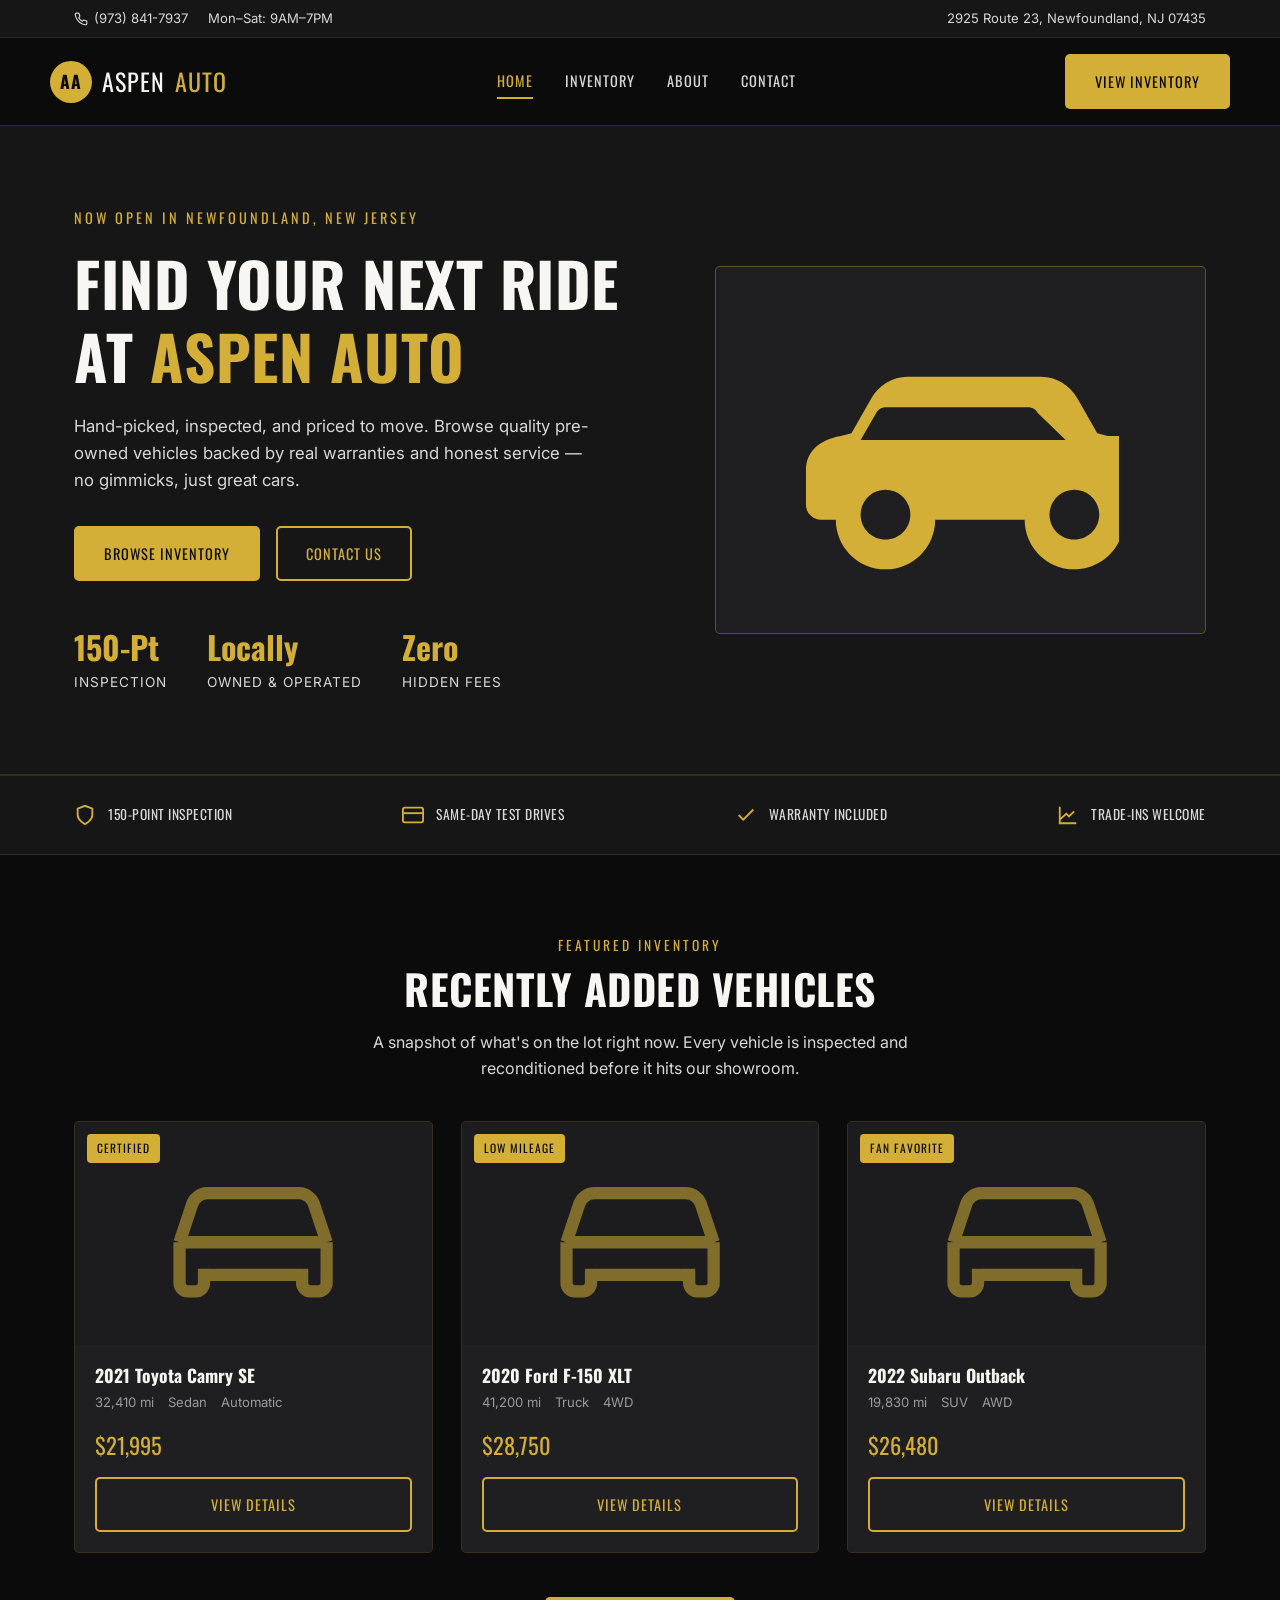
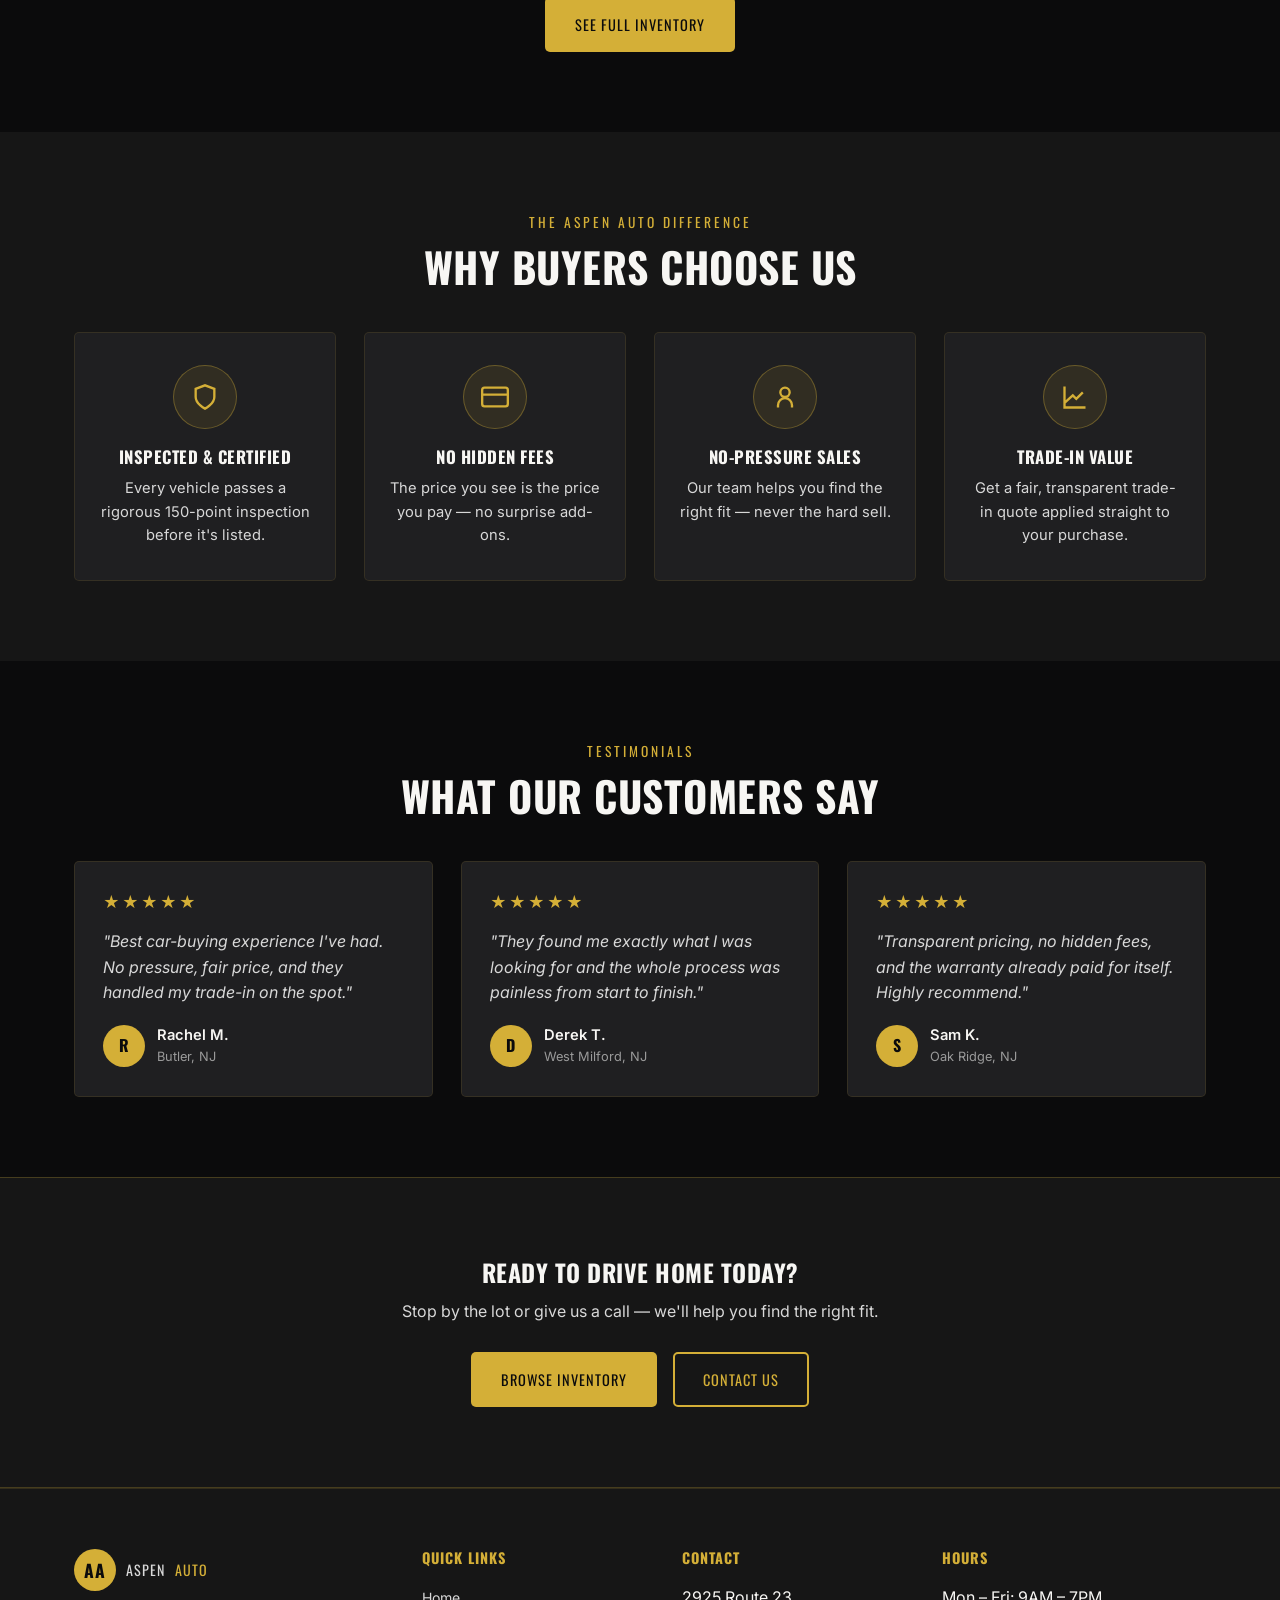
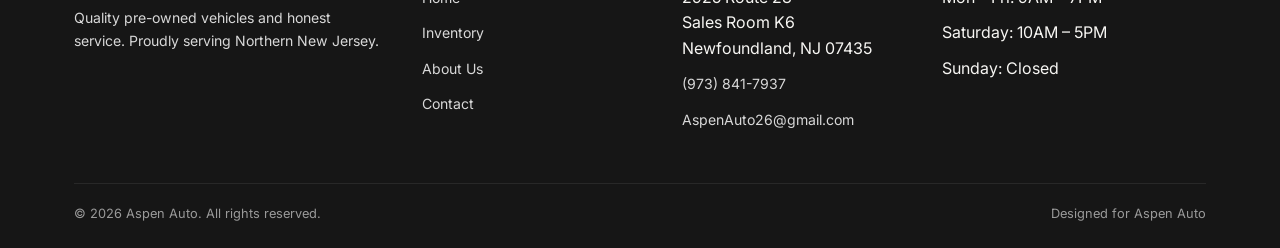
<file: index.html>
<!DOCTYPE html>
<html lang="en">
<head>
  <meta charset="UTF-8">
  <meta name="viewport" content="width=device-width, initial-scale=1.0">
  <title>Aspen Auto | Quality Pre-Owned Vehicles</title>
  <meta name="description" content="Aspen Auto is your trusted source for quality pre-owned vehicles in Newfoundland, NJ. Browse our inventory and drive home today.">
  <link rel="preconnect" href="https://fonts.googleapis.com">
  <link href="https://fonts.googleapis.com/css2?family=Oswald:wght@500;600;700&family=Inter:wght@400;500;600&display=swap" rel="stylesheet">
  <link rel="stylesheet" href="css/style.css">
</head>
<body>

  <header class="site-header">
    <div class="top-bar">
      <div class="container">
        <div class="top-bar-links">
          <a href="tel:19738417937">
            <svg width="14" height="14" viewBox="0 0 24 24" fill="none" stroke="currentColor" stroke-width="2"><path d="M22 16.92v3a2 2 0 0 1-2.18 2 19.79 19.79 0 0 1-8.63-3.07 19.5 19.5 0 0 1-6-6 19.79 19.79 0 0 1-3.07-8.67A2 2 0 0 1 4.11 2h3a2 2 0 0 1 2 1.72c.127.96.361 1.903.7 2.81a2 2 0 0 1-.45 2.11L8.09 9.91a16 16 0 0 0 6 6l1.27-1.27a2 2 0 0 1 2.11-.45c.907.339 1.85.573 2.81.7A2 2 0 0 1 22 16.92z"/></svg>
            (973) 841-7937
          </a>
          <span>Mon–Sat: 9AM–7PM</span>
        </div>
        <div class="top-bar-links">
          <span>2925 Route 23, Newfoundland, NJ 07435</span>
        </div>
      </div>
    </div>

    <nav class="navbar container">
      <a href="index.html" class="logo">
        <span class="mark">AA</span>
        Aspen <span class="accent">Auto</span>
      </a>
      <ul class="nav-links">
        <li><a href="index.html">Home</a></li>
        <li><a href="inventory.html">Inventory</a></li>
        <li><a href="about.html">About</a></li>
        <li><a href="contact.html">Contact</a></li>
      </ul>
      <div class="nav-cta">
        <a href="inventory.html" class="btn btn-primary">View Inventory</a>
        <button class="nav-toggle" aria-label="Toggle navigation">
          <span></span><span></span><span></span>
        </button>
      </div>
    </nav>
  </header>

  <main>
    <!-- Hero -->
    <section class="hero">
      <div class="container">
        <div class="hero-copy">
          <span class="hero-eyebrow">Now Open in Newfoundland, New Jersey</span>
          <h1>Find Your Next Ride <br>at <span class="accent">Aspen Auto</span></h1>
          <p>Hand-picked, inspected, and priced to move. Browse quality pre-owned vehicles backed by real warranties and honest service &mdash; no gimmicks, just great cars.</p>
          <div class="hero-actions">
            <a href="inventory.html" class="btn btn-primary">Browse Inventory</a>
            <a href="contact.html" class="btn btn-outline">Contact Us</a>
          </div>
          <div class="hero-stats">
            <div><strong>150-Pt</strong><span>Inspection</span></div>
            <div><strong>Locally</strong><span>Owned &amp; Operated</span></div>
            <div><strong>Zero</strong><span>Hidden Fees</span></div>
          </div>
        </div>
        <div class="hero-visual">
          <svg viewBox="0 0 512 512" fill="none" xmlns="http://www.w3.org/2000/svg">
            <path fill="currentColor" d="M493.7 233.5l-16.9-4.7-31.6-55.3C433.3 152.2 411 138 386.4 138H171.6c-24.6 0-46.9 14.2-58.8 35.5l-31.6 55.3-16.9 4.7C25.6 240 8 262.1 8 288v56c0 13.3 10.7 24 24 24h24c0 44.2 35.8 80 80 80s80-35.8 80-80h144c0 44.2 35.8 80 80 80s80-35.8 80-80h24c13.3 0 24-10.7 24-24v-56c0-25.9-17.6-48-42.3-54.5zM136 400c-22.1 0-40-17.9-40-40s17.9-40 40-40 40 17.9 40 40-17.9 40-40 40zm304 0c-22.1 0-40-17.9-40-40s17.9-40 40-40 40 17.9 40 40-17.9 40-40 40zm-14-160H96l25-43.8c3.2-5.6 9.1-9.1 15.6-9.1h228.9c6.5 0 12.4 3.5 15.6 9.1L426 240h0z"/>
          </svg>
        </div>
      </div>
    </section>

    <!-- Trust strip -->
    <div class="trust-strip">
      <div class="container">
        <div class="trust-item">
          <svg viewBox="0 0 24 24" fill="none" stroke="currentColor" stroke-width="2"><path d="M12 22s8-4 8-10V5l-8-3-8 3v7c0 6 8 10 8 10z"/></svg>
          150-Point Inspection
        </div>
        <div class="trust-item">
          <svg viewBox="0 0 24 24" fill="none" stroke="currentColor" stroke-width="2"><rect x="1" y="4" width="22" height="16" rx="2"/><line x1="1" y1="10" x2="23" y2="10"/></svg>
          Same-Day Test Drives
        </div>
        <div class="trust-item">
          <svg viewBox="0 0 24 24" fill="none" stroke="currentColor" stroke-width="2"><path d="M20 6L9 17l-5-5"/></svg>
          Warranty Included
        </div>
        <div class="trust-item">
          <svg viewBox="0 0 24 24" fill="none" stroke="currentColor" stroke-width="2"><path d="M3 3v18h18M18.7 8l-5.6 5.6-3-3L3 17"/></svg>
          Trade-Ins Welcome
        </div>
      </div>
    </div>

    <!-- Featured Vehicles -->
    <section>
      <div class="container">
        <div class="section-header">
          <span class="section-label">Featured Inventory</span>
          <h2 class="section-heading">Recently Added Vehicles</h2>
          <p class="section-sub" style="margin-left:auto;margin-right:auto;">A snapshot of what's on the lot right now. Every vehicle is inspected and reconditioned before it hits our showroom.</p>
        </div>

        <div class="grid grid-3">
          <div class="card">
            <div class="vehicle-photo">
              <span class="badge">Certified</span>
              <svg viewBox="0 0 24 24" fill="none" stroke="currentColor" stroke-width="1.5"><path d="M3 13l1.5-4.5A2 2 0 0 1 6.4 7h11.2a2 2 0 0 1 1.9 1.5L21 13M3 13v5a1 1 0 0 0 1 1h1a1 1 0 0 0 1-1v-1h12v1a1 1 0 0 0 1 1h1a1 1 0 0 0 1-1v-5M3 13h18M6.5 16.5h.01M17.5 16.5h.01"/></svg>
            </div>
            <div class="vehicle-info">
              <h3>2021 Toyota Camry SE</h3>
              <div class="vehicle-meta"><span>32,410 mi</span><span>Sedan</span><span>Automatic</span></div>
              <div class="vehicle-price">$21,995</div>
              <a href="inventory.html" class="btn btn-outline btn-block">View Details</a>
            </div>
          </div>

          <div class="card">
            <div class="vehicle-photo">
              <span class="badge">Low Mileage</span>
              <svg viewBox="0 0 24 24" fill="none" stroke="currentColor" stroke-width="1.5"><path d="M3 13l1.5-4.5A2 2 0 0 1 6.4 7h11.2a2 2 0 0 1 1.9 1.5L21 13M3 13v5a1 1 0 0 0 1 1h1a1 1 0 0 0 1-1v-1h12v1a1 1 0 0 0 1 1h1a1 1 0 0 0 1-1v-5M3 13h18M6.5 16.5h.01M17.5 16.5h.01"/></svg>
            </div>
            <div class="vehicle-info">
              <h3>2020 Ford F-150 XLT</h3>
              <div class="vehicle-meta"><span>41,200 mi</span><span>Truck</span><span>4WD</span></div>
              <div class="vehicle-price">$28,750</div>
              <a href="inventory.html" class="btn btn-outline btn-block">View Details</a>
            </div>
          </div>

          <div class="card">
            <div class="vehicle-photo">
              <span class="badge">Fan Favorite</span>
              <svg viewBox="0 0 24 24" fill="none" stroke="currentColor" stroke-width="1.5"><path d="M3 13l1.5-4.5A2 2 0 0 1 6.4 7h11.2a2 2 0 0 1 1.9 1.5L21 13M3 13v5a1 1 0 0 0 1 1h1a1 1 0 0 0 1-1v-1h12v1a1 1 0 0 0 1 1h1a1 1 0 0 0 1-1v-5M3 13h18M6.5 16.5h.01M17.5 16.5h.01"/></svg>
            </div>
            <div class="vehicle-info">
              <h3>2022 Subaru Outback</h3>
              <div class="vehicle-meta"><span>19,830 mi</span><span>SUV</span><span>AWD</span></div>
              <div class="vehicle-price">$26,480</div>
              <a href="inventory.html" class="btn btn-outline btn-block">View Details</a>
            </div>
          </div>
        </div>

        <div style="text-align:center; margin-top:44px;">
          <a href="inventory.html" class="btn btn-primary">See Full Inventory</a>
        </div>
      </div>
    </section>

    <!-- Why choose us -->
    <section class="bg-alt">
      <div class="container">
        <div class="section-header">
          <span class="section-label">The Aspen Auto Difference</span>
          <h2 class="section-heading">Why Buyers Choose Us</h2>
        </div>

        <div class="grid grid-4">
          <div class="card feature-card">
            <div class="feature-icon">
              <svg viewBox="0 0 24 24" fill="none" stroke="currentColor" stroke-width="2"><path d="M12 22s8-4 8-10V5l-8-3-8 3v7c0 6 8 10 8 10z"/></svg>
            </div>
            <h3>Inspected &amp; Certified</h3>
            <p>Every vehicle passes a rigorous 150-point inspection before it's listed.</p>
          </div>
          <div class="card feature-card">
            <div class="feature-icon">
              <svg viewBox="0 0 24 24" fill="none" stroke="currentColor" stroke-width="2"><rect x="1" y="4" width="22" height="16" rx="2"/><line x1="1" y1="10" x2="23" y2="10"/></svg>
            </div>
            <h3>No Hidden Fees</h3>
            <p>The price you see is the price you pay &mdash; no surprise add-ons.</p>
          </div>
          <div class="card feature-card">
            <div class="feature-icon">
              <svg viewBox="0 0 24 24" fill="none" stroke="currentColor" stroke-width="2"><circle cx="12" cy="8" r="4"/><path d="M6 21v-2a6 6 0 0 1 12 0v2"/></svg>
            </div>
            <h3>No-Pressure Sales</h3>
            <p>Our team helps you find the right fit &mdash; never the hard sell.</p>
          </div>
          <div class="card feature-card">
            <div class="feature-icon">
              <svg viewBox="0 0 24 24" fill="none" stroke="currentColor" stroke-width="2"><path d="M3 3v18h18M18.7 8l-5.6 5.6-3-3L3 17"/></svg>
            </div>
            <h3>Trade-In Value</h3>
            <p>Get a fair, transparent trade-in quote applied straight to your purchase.</p>
          </div>
        </div>
      </div>
    </section>

    <!-- Testimonials -->
    <section>
      <div class="container">
        <div class="section-header">
          <span class="section-label">Testimonials</span>
          <h2 class="section-heading">What Our Customers Say</h2>
        </div>

        <div class="grid grid-3">
          <div class="card testimonial-card">
            <div class="stars">&#9733;&#9733;&#9733;&#9733;&#9733;</div>
            <p class="quote">"Best car-buying experience I've had. No pressure, fair price, and they handled my trade-in on the spot."</p>
            <div class="testimonial-author">
              <div class="author-avatar">R</div>
              <div><div class="author-name">Rachel M.</div><div class="author-role">Butler, NJ</div></div>
            </div>
          </div>
          <div class="card testimonial-card">
            <div class="stars">&#9733;&#9733;&#9733;&#9733;&#9733;</div>
            <p class="quote">"They found me exactly what I was looking for and the whole process was painless from start to finish."</p>
            <div class="testimonial-author">
              <div class="author-avatar">D</div>
              <div><div class="author-name">Derek T.</div><div class="author-role">West Milford, NJ</div></div>
            </div>
          </div>
          <div class="card testimonial-card">
            <div class="stars">&#9733;&#9733;&#9733;&#9733;&#9733;</div>
            <p class="quote">"Transparent pricing, no hidden fees, and the warranty already paid for itself. Highly recommend."</p>
            <div class="testimonial-author">
              <div class="author-avatar">S</div>
              <div><div class="author-name">Sam K.</div><div class="author-role">Oak Ridge, NJ</div></div>
            </div>
          </div>
        </div>
      </div>
    </section>

    <!-- CTA banner -->
    <section class="cta-banner">
      <div class="container">
        <h2>Ready to Drive Home Today?</h2>
        <p>Stop by the lot or give us a call &mdash; we'll help you find the right fit.</p>
        <div class="cta-actions">
          <a href="inventory.html" class="btn btn-primary">Browse Inventory</a>
          <a href="contact.html" class="btn btn-outline">Contact Us</a>
        </div>
      </div>
    </section>
  </main>

  <footer class="site-footer">
    <div class="container">
      <div class="footer-grid">
        <div class="footer-col">
          <a href="index.html" class="logo" style="margin-bottom:16px;">
            <span class="mark">AA</span> Aspen <span class="accent">Auto</span>
          </a>
          <p>Quality pre-owned vehicles and honest service. Proudly serving Northern New Jersey.</p>
        </div>
        <div class="footer-col">
          <h4>Quick Links</h4>
          <ul>
            <li><a href="index.html">Home</a></li>
            <li><a href="inventory.html">Inventory</a></li>
            <li><a href="about.html">About Us</a></li>
            <li><a href="contact.html">Contact</a></li>
          </ul>
        </div>
        <div class="footer-col">
          <h4>Contact</h4>
          <ul>
            <li>2925 Route 23<br>Sales Room K6<br>Newfoundland, NJ 07435</li>
            <li><a href="tel:19738417937">(973) 841-7937</a></li>
            <li><a href="mailto:AspenAuto26@gmail.com">AspenAuto26@gmail.com</a></li>
          </ul>
        </div>
        <div class="footer-col">
          <h4>Hours</h4>
          <ul>
            <li>Mon &ndash; Fri: 9AM &ndash; 7PM</li>
            <li>Saturday: 10AM &ndash; 5PM</li>
            <li>Sunday: Closed</li>
          </ul>
        </div>
      </div>
      <div class="footer-bottom">
        <span>&copy; <span id="year"></span> Aspen Auto. All rights reserved.</span>
        <span>Designed for Aspen Auto</span>
      </div>
    </div>
  </footer>

  <script src="js/main.js"></script>
</body>
</html>
</file>
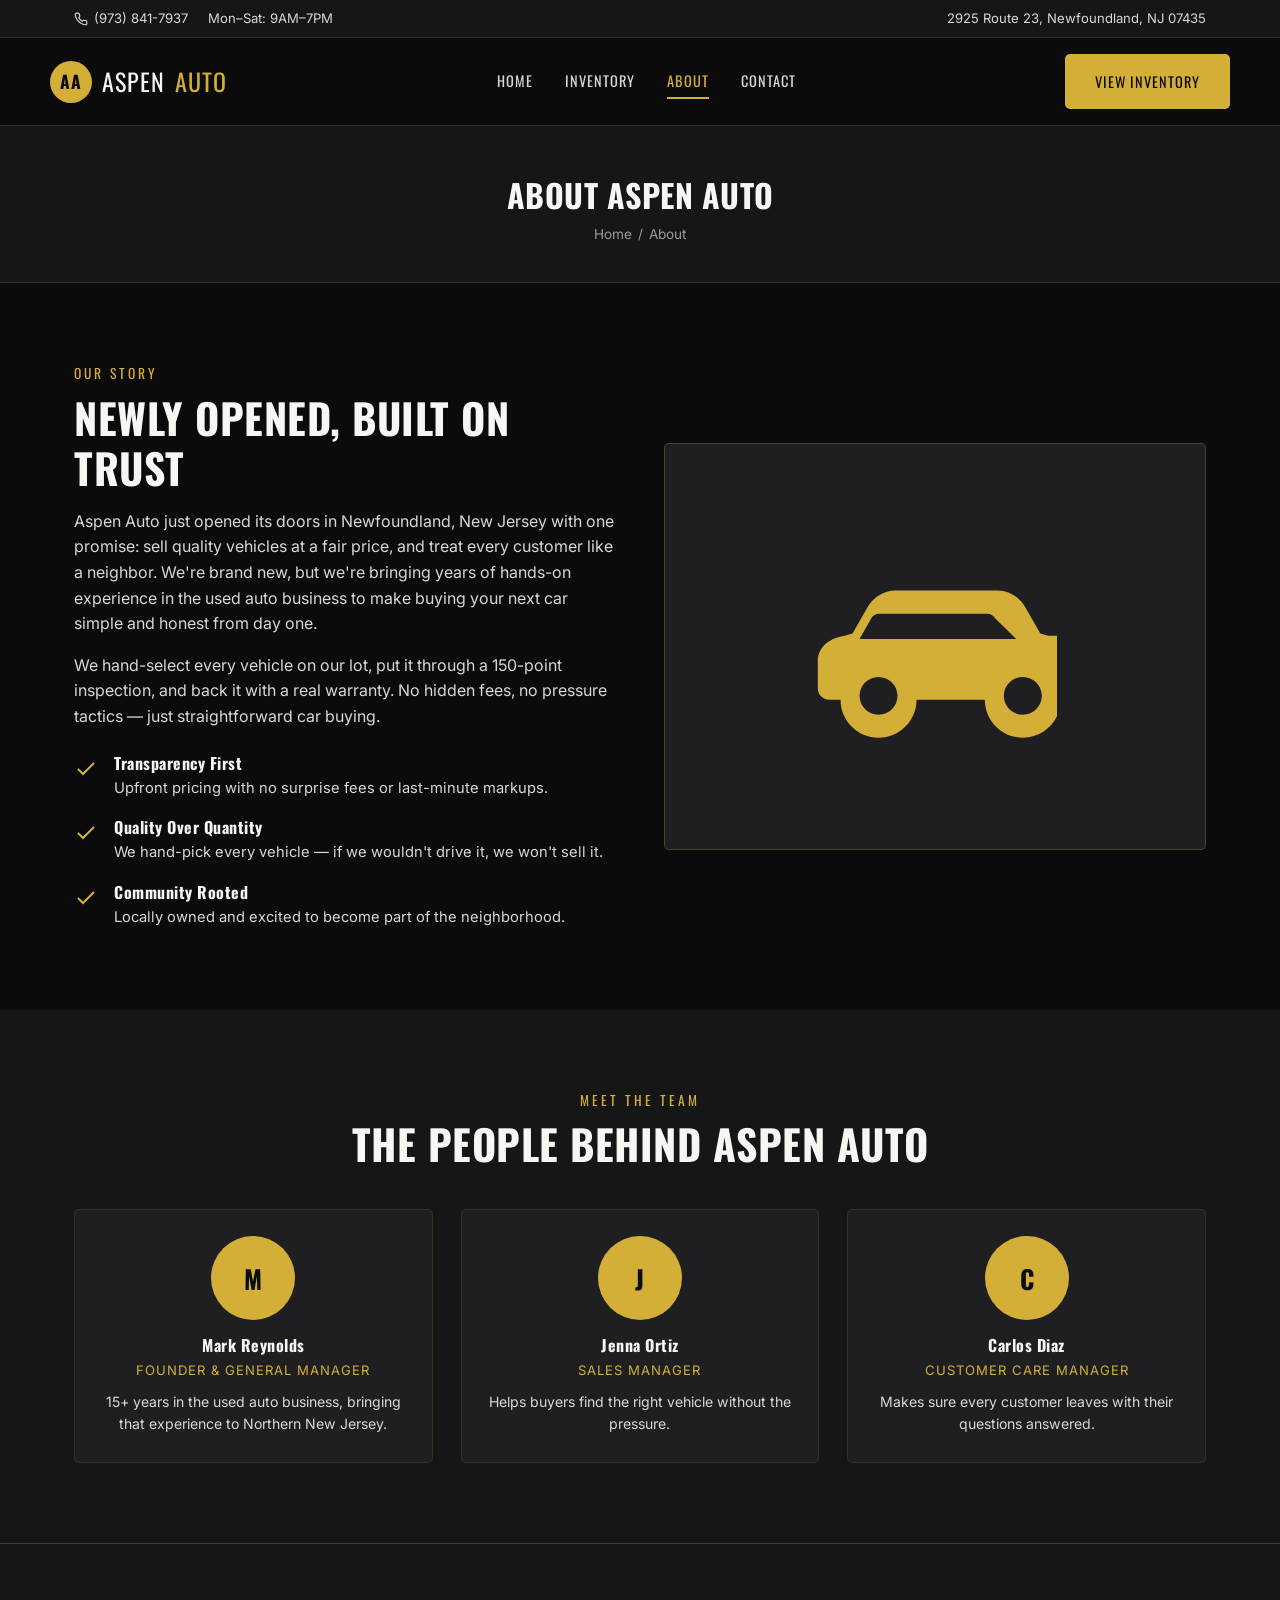
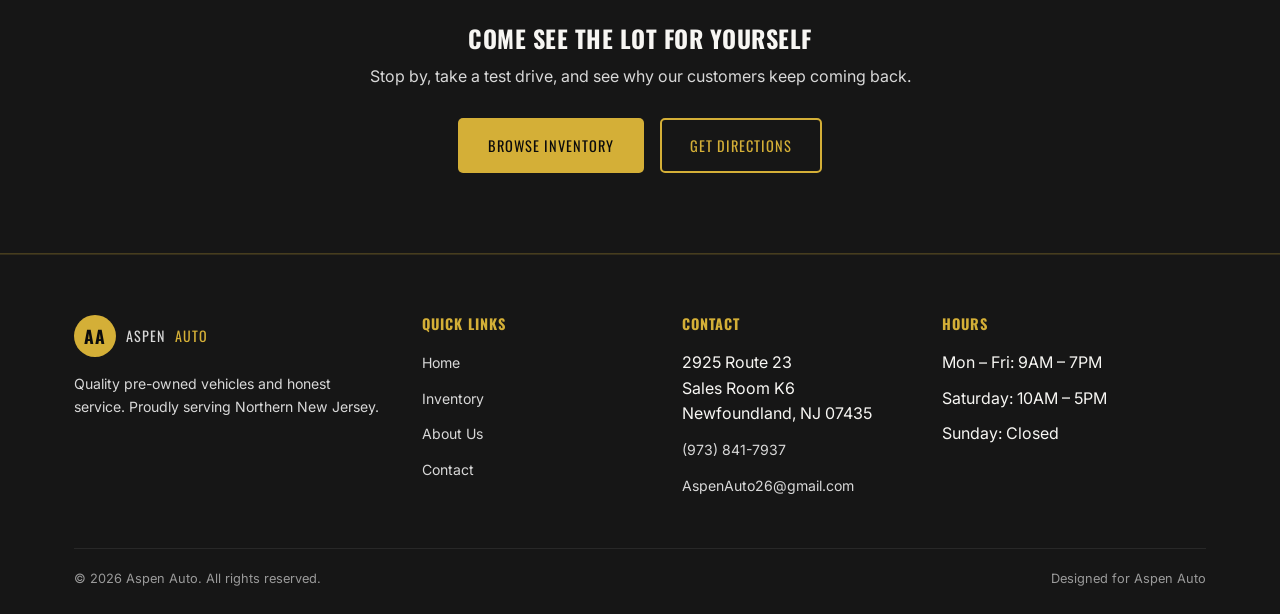
<file: about.html>
<!DOCTYPE html>
<html lang="en">
<head>
  <meta charset="UTF-8">
  <meta name="viewport" content="width=device-width, initial-scale=1.0">
  <title>About Us | Aspen Auto</title>
  <meta name="description" content="Learn about Aspen Auto's story, values, and the team helping Northern New Jersey drivers find quality pre-owned vehicles.">
  <link rel="preconnect" href="https://fonts.googleapis.com">
  <link href="https://fonts.googleapis.com/css2?family=Oswald:wght@500;600;700&family=Inter:wght@400;500;600&display=swap" rel="stylesheet">
  <link rel="stylesheet" href="css/style.css">
</head>
<body>

  <header class="site-header">
    <div class="top-bar">
      <div class="container">
        <div class="top-bar-links">
          <a href="tel:19738417937">
            <svg width="14" height="14" viewBox="0 0 24 24" fill="none" stroke="currentColor" stroke-width="2"><path d="M22 16.92v3a2 2 0 0 1-2.18 2 19.79 19.79 0 0 1-8.63-3.07 19.5 19.5 0 0 1-6-6 19.79 19.79 0 0 1-3.07-8.67A2 2 0 0 1 4.11 2h3a2 2 0 0 1 2 1.72c.127.96.361 1.903.7 2.81a2 2 0 0 1-.45 2.11L8.09 9.91a16 16 0 0 0 6 6l1.27-1.27a2 2 0 0 1 2.11-.45c.907.339 1.85.573 2.81.7A2 2 0 0 1 22 16.92z"/></svg>
            (973) 841-7937
          </a>
          <span>Mon–Sat: 9AM–7PM</span>
        </div>
        <div class="top-bar-links">
          <span>2925 Route 23, Newfoundland, NJ 07435</span>
        </div>
      </div>
    </div>

    <nav class="navbar container">
      <a href="index.html" class="logo">
        <span class="mark">AA</span>
        Aspen <span class="accent">Auto</span>
      </a>
      <ul class="nav-links">
        <li><a href="index.html">Home</a></li>
        <li><a href="inventory.html">Inventory</a></li>
        <li><a href="about.html">About</a></li>
        <li><a href="contact.html">Contact</a></li>
      </ul>
      <div class="nav-cta">
        <a href="inventory.html" class="btn btn-primary">View Inventory</a>
        <button class="nav-toggle" aria-label="Toggle navigation">
          <span></span><span></span><span></span>
        </button>
      </div>
    </nav>
  </header>

  <div class="page-header">
    <div class="container">
      <h1>About Aspen Auto</h1>
      <div class="breadcrumb"><a href="index.html">Home</a><span class="sep">/</span>About</div>
    </div>
  </div>

  <main>
    <section>
      <div class="container">
        <div class="about-grid">
          <div>
            <span class="section-label">Our Story</span>
            <h2 class="section-heading">Newly Opened, Built on Trust</h2>
            <p style="color:var(--gray-light); margin-bottom:16px;">Aspen Auto just opened its doors in Newfoundland, New Jersey with one promise: sell quality vehicles at a fair price, and treat every customer like a neighbor. We're brand new, but we're bringing years of hands-on experience in the used auto business to make buying your next car simple and honest from day one.</p>
            <p style="color:var(--gray-light);">We hand-select every vehicle on our lot, put it through a 150-point inspection, and back it with a real warranty. No hidden fees, no pressure tactics &mdash; just straightforward car buying.</p>

            <div class="value-list">
              <div class="value-item">
                <svg viewBox="0 0 24 24" fill="none" stroke="currentColor" stroke-width="2"><path d="M20 6L9 17l-5-5"/></svg>
                <div><h4>Transparency First</h4><p>Upfront pricing with no surprise fees or last-minute markups.</p></div>
              </div>
              <div class="value-item">
                <svg viewBox="0 0 24 24" fill="none" stroke="currentColor" stroke-width="2"><path d="M20 6L9 17l-5-5"/></svg>
                <div><h4>Quality Over Quantity</h4><p>We hand-pick every vehicle &mdash; if we wouldn't drive it, we won't sell it.</p></div>
              </div>
              <div class="value-item">
                <svg viewBox="0 0 24 24" fill="none" stroke="currentColor" stroke-width="2"><path d="M20 6L9 17l-5-5"/></svg>
                <div><h4>Community Rooted</h4><p>Locally owned and excited to become part of the neighborhood.</p></div>
              </div>
            </div>
          </div>

          <div class="about-visual">
            <svg viewBox="0 0 512 512" fill="none" xmlns="http://www.w3.org/2000/svg">
              <path fill="currentColor" d="M493.7 233.5l-16.9-4.7-31.6-55.3C433.3 152.2 411 138 386.4 138H171.6c-24.6 0-46.9 14.2-58.8 35.5l-31.6 55.3-16.9 4.7C25.6 240 8 262.1 8 288v56c0 13.3 10.7 24 24 24h24c0 44.2 35.8 80 80 80s80-35.8 80-80h144c0 44.2 35.8 80 80 80s80-35.8 80-80h24c13.3 0 24-10.7 24-24v-56c0-25.9-17.6-48-42.3-54.5zM136 400c-22.1 0-40-17.9-40-40s17.9-40 40-40 40 17.9 40 40-17.9 40-40 40zm304 0c-22.1 0-40-17.9-40-40s17.9-40 40-40 40 17.9 40 40-17.9 40-40 40zm-14-160H96l25-43.8c3.2-5.6 9.1-9.1 15.6-9.1h228.9c6.5 0 12.4 3.5 15.6 9.1L426 240h0z"/>
            </svg>
          </div>
        </div>
      </div>
    </section>

    <section class="bg-alt">
      <div class="container">
        <div class="section-header">
          <span class="section-label">Meet the Team</span>
          <h2 class="section-heading">The People Behind Aspen Auto</h2>
        </div>

        <div class="grid grid-3 team-grid">
          <div class="card team-card">
            <div class="team-avatar">M</div>
            <h3>Mark Reynolds</h3>
            <div class="team-role">Founder &amp; General Manager</div>
            <p>15+ years in the used auto business, bringing that experience to Northern New Jersey.</p>
          </div>
          <div class="card team-card">
            <div class="team-avatar">J</div>
            <h3>Jenna Ortiz</h3>
            <div class="team-role">Sales Manager</div>
            <p>Helps buyers find the right vehicle without the pressure.</p>
          </div>
          <div class="card team-card">
            <div class="team-avatar">C</div>
            <h3>Carlos Diaz</h3>
            <div class="team-role">Customer Care Manager</div>
            <p>Makes sure every customer leaves with their questions answered.</p>
          </div>
        </div>
      </div>
    </section>

    <section class="cta-banner">
      <div class="container">
        <h2>Come See the Lot for Yourself</h2>
        <p>Stop by, take a test drive, and see why our customers keep coming back.</p>
        <div class="cta-actions">
          <a href="inventory.html" class="btn btn-primary">Browse Inventory</a>
          <a href="contact.html" class="btn btn-outline">Get Directions</a>
        </div>
      </div>
    </section>
  </main>

  <footer class="site-footer">
    <div class="container">
      <div class="footer-grid">
        <div class="footer-col">
          <a href="index.html" class="logo" style="margin-bottom:16px;">
            <span class="mark">AA</span> Aspen <span class="accent">Auto</span>
          </a>
          <p>Quality pre-owned vehicles and honest service. Proudly serving Northern New Jersey.</p>
        </div>
        <div class="footer-col">
          <h4>Quick Links</h4>
          <ul>
            <li><a href="index.html">Home</a></li>
            <li><a href="inventory.html">Inventory</a></li>
            <li><a href="about.html">About Us</a></li>
            <li><a href="contact.html">Contact</a></li>
          </ul>
        </div>
        <div class="footer-col">
          <h4>Contact</h4>
          <ul>
            <li>2925 Route 23<br>Sales Room K6<br>Newfoundland, NJ 07435</li>
            <li><a href="tel:19738417937">(973) 841-7937</a></li>
            <li><a href="mailto:AspenAuto26@gmail.com">AspenAuto26@gmail.com</a></li>
          </ul>
        </div>
        <div class="footer-col">
          <h4>Hours</h4>
          <ul>
            <li>Mon &ndash; Fri: 9AM &ndash; 7PM</li>
            <li>Saturday: 10AM &ndash; 5PM</li>
            <li>Sunday: Closed</li>
          </ul>
        </div>
      </div>
      <div class="footer-bottom">
        <span>&copy; <span id="year"></span> Aspen Auto. All rights reserved.</span>
        <span>Designed for Aspen Auto</span>
      </div>
    </div>
  </footer>

  <script src="js/main.js"></script>
</body>
</html>
</file>
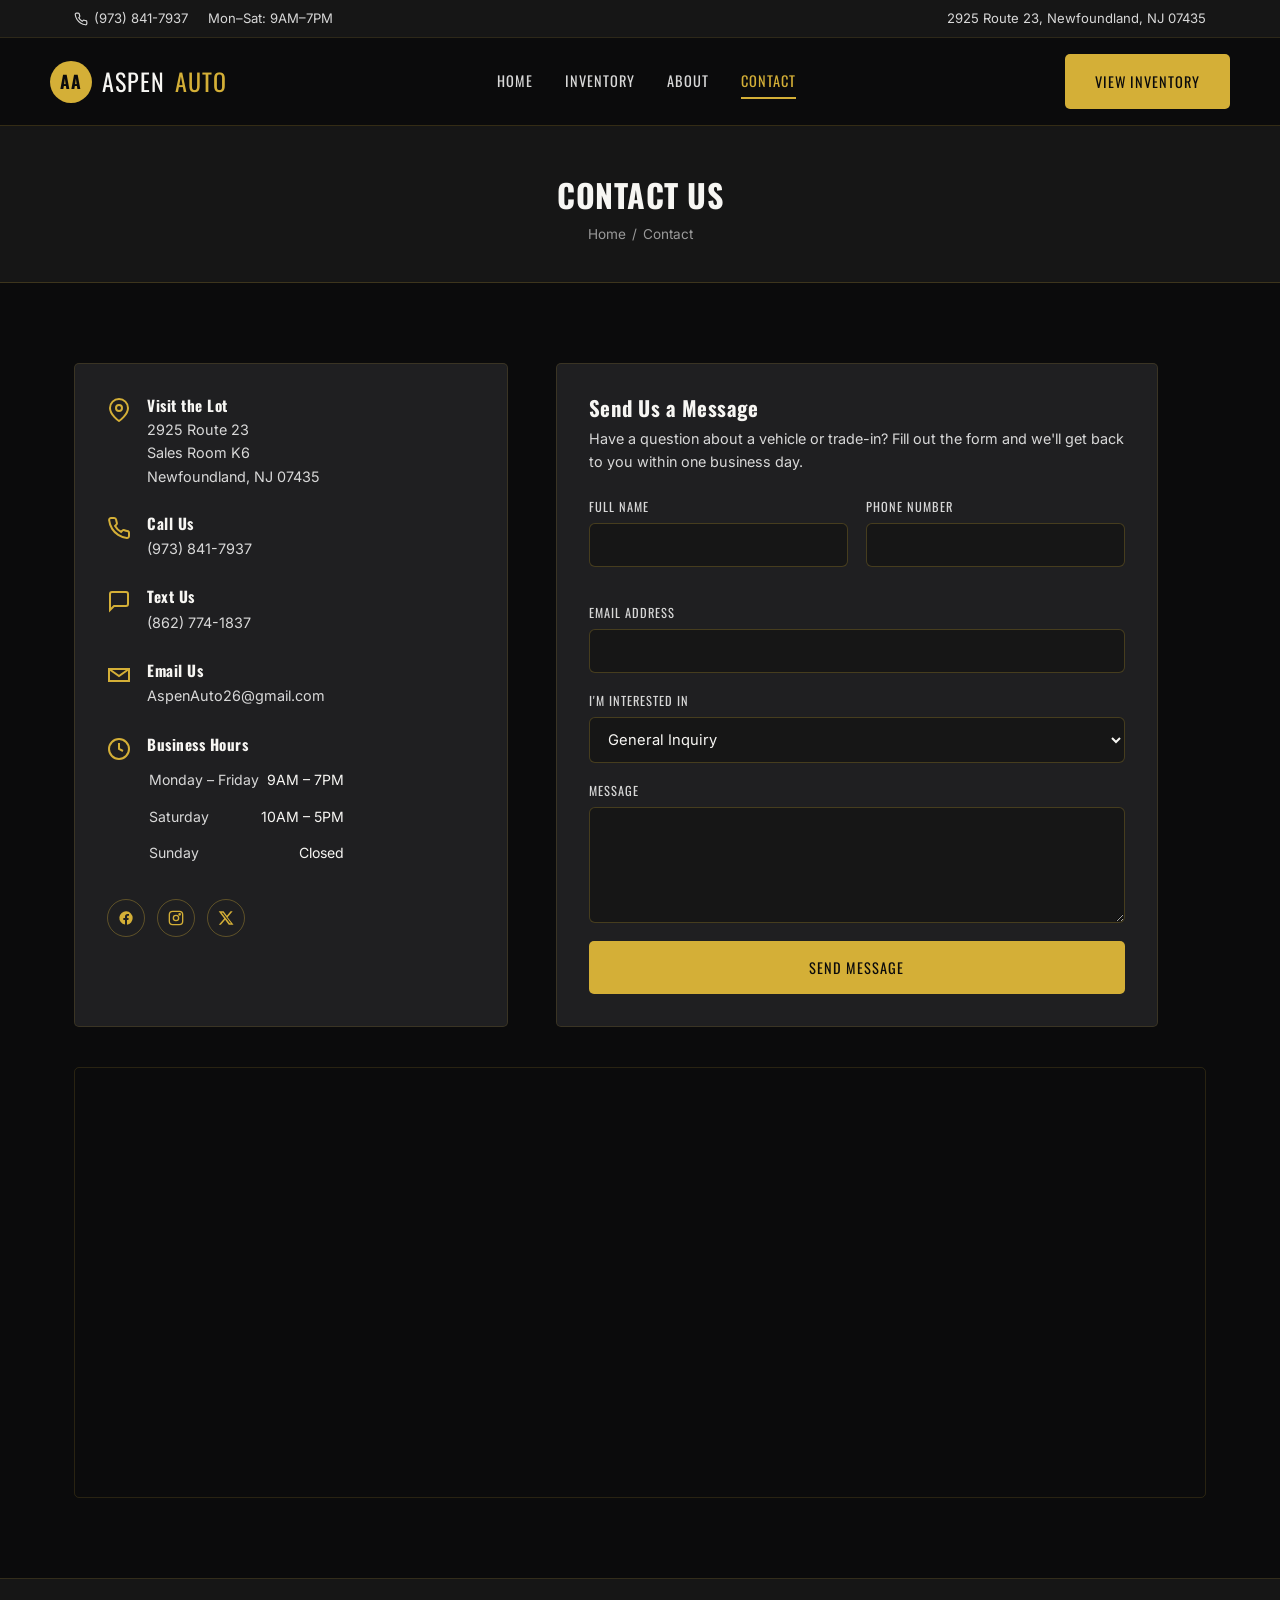
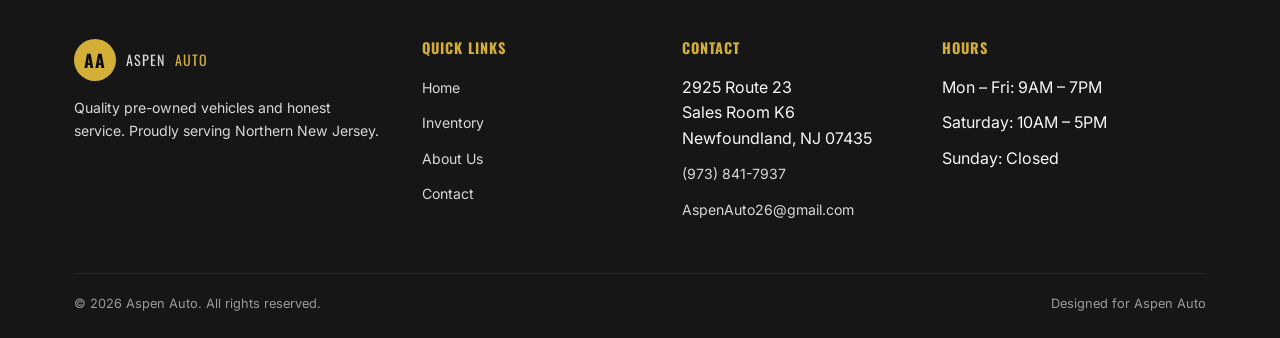
<file: contact.html>
<!DOCTYPE html>
<html lang="en">
<head>
  <meta charset="UTF-8">
  <meta name="viewport" content="width=device-width, initial-scale=1.0">
  <title>Contact Us | Aspen Auto</title>
  <meta name="description" content="Get in touch with Aspen Auto for vehicle questions, trade-in quotes, or to schedule a test drive.">
  <link rel="preconnect" href="https://fonts.googleapis.com">
  <link href="https://fonts.googleapis.com/css2?family=Oswald:wght@500;600;700&family=Inter:wght@400;500;600&display=swap" rel="stylesheet">
  <link rel="stylesheet" href="css/style.css">
</head>
<body>

  <header class="site-header">
    <div class="top-bar">
      <div class="container">
        <div class="top-bar-links">
          <a href="tel:19738417937">
            <svg width="14" height="14" viewBox="0 0 24 24" fill="none" stroke="currentColor" stroke-width="2"><path d="M22 16.92v3a2 2 0 0 1-2.18 2 19.79 19.79 0 0 1-8.63-3.07 19.5 19.5 0 0 1-6-6 19.79 19.79 0 0 1-3.07-8.67A2 2 0 0 1 4.11 2h3a2 2 0 0 1 2 1.72c.127.96.361 1.903.7 2.81a2 2 0 0 1-.45 2.11L8.09 9.91a16 16 0 0 0 6 6l1.27-1.27a2 2 0 0 1 2.11-.45c.907.339 1.85.573 2.81.7A2 2 0 0 1 22 16.92z"/></svg>
            (973) 841-7937
          </a>
          <span>Mon–Sat: 9AM–7PM</span>
        </div>
        <div class="top-bar-links">
          <span>2925 Route 23, Newfoundland, NJ 07435</span>
        </div>
      </div>
    </div>

    <nav class="navbar container">
      <a href="index.html" class="logo">
        <span class="mark">AA</span>
        Aspen <span class="accent">Auto</span>
      </a>
      <ul class="nav-links">
        <li><a href="index.html">Home</a></li>
        <li><a href="inventory.html">Inventory</a></li>
        <li><a href="about.html">About</a></li>
        <li><a href="contact.html">Contact</a></li>
      </ul>
      <div class="nav-cta">
        <a href="inventory.html" class="btn btn-primary">View Inventory</a>
        <button class="nav-toggle" aria-label="Toggle navigation">
          <span></span><span></span><span></span>
        </button>
      </div>
    </nav>
  </header>

  <div class="page-header">
    <div class="container">
      <h1>Contact Us</h1>
      <div class="breadcrumb"><a href="index.html">Home</a><span class="sep">/</span>Contact</div>
    </div>
  </div>

  <main>
    <section>
      <div class="container">
        <div class="contact-grid">

          <div class="contact-info-card">
            <div class="contact-info-item">
              <svg viewBox="0 0 24 24" fill="none" stroke="currentColor" stroke-width="2"><path d="M21 10c0 7-9 13-9 13s-9-6-9-13a9 9 0 0 1 18 0z"/><circle cx="12" cy="10" r="3"/></svg>
              <div><h4>Visit the Lot</h4><p>2925 Route 23<br>Sales Room K6<br>Newfoundland, NJ 07435</p></div>
            </div>
            <div class="contact-info-item">
              <svg viewBox="0 0 24 24" fill="none" stroke="currentColor" stroke-width="2"><path d="M22 16.92v3a2 2 0 0 1-2.18 2 19.79 19.79 0 0 1-8.63-3.07 19.5 19.5 0 0 1-6-6 19.79 19.79 0 0 1-3.07-8.67A2 2 0 0 1 4.11 2h3a2 2 0 0 1 2 1.72c.127.96.361 1.903.7 2.81a2 2 0 0 1-.45 2.11L8.09 9.91a16 16 0 0 0 6 6l1.27-1.27a2 2 0 0 1 2.11-.45c.907.339 1.85.573 2.81.7A2 2 0 0 1 22 16.92z"/></svg>
              <div><h4>Call Us</h4><a href="tel:19738417937">(973) 841-7937</a></div>
            </div>
            <div class="contact-info-item">
              <svg viewBox="0 0 24 24" fill="none" stroke="currentColor" stroke-width="2"><path d="M21 15a2 2 0 0 1-2 2H7l-4 4V5a2 2 0 0 1 2-2h14a2 2 0 0 1 2 2z"/></svg>
              <div><h4>Text Us</h4><a href="sms:18627741837">(862) 774-1837</a></div>
            </div>
            <div class="contact-info-item">
              <svg viewBox="0 0 24 24" fill="none" stroke="currentColor" stroke-width="2"><path d="M4 4h16v16H4z" stroke="none"/><path d="M22 6l-10 7L2 6"/><path d="M2 6h20v12H2z"/></svg>
              <div><h4>Email Us</h4><a href="mailto:AspenAuto26@gmail.com">AspenAuto26@gmail.com</a></div>
            </div>
            <div class="contact-info-item">
              <svg viewBox="0 0 24 24" fill="none" stroke="currentColor" stroke-width="2"><circle cx="12" cy="12" r="10"/><polyline points="12 6 12 12 16 14"/></svg>
              <div>
                <h4>Business Hours</h4>
                <table class="hours-table">
                  <tr><td>Monday &ndash; Friday</td><td>9AM &ndash; 7PM</td></tr>
                  <tr><td>Saturday</td><td>10AM &ndash; 5PM</td></tr>
                  <tr><td>Sunday</td><td>Closed</td></tr>
                </table>
              </div>
            </div>

            <div class="social-row">
              <a href="#" aria-label="Facebook"><svg viewBox="0 0 24 24" fill="currentColor"><path d="M22 12a10 10 0 1 0-11.5 9.9v-7H8v-2.9h2.5V9.8c0-2.5 1.5-3.9 3.8-3.9 1.1 0 2.2.2 2.2.2v2.5h-1.3c-1.2 0-1.6.8-1.6 1.6v1.9H16l-.4 2.9h-2.1v7A10 10 0 0 0 22 12z"/></svg></a>
              <a href="#" aria-label="Instagram"><svg viewBox="0 0 24 24" fill="none" stroke="currentColor" stroke-width="2"><rect x="2" y="2" width="20" height="20" rx="5"/><circle cx="12" cy="12" r="4"/><circle cx="17.5" cy="6.5" r="1"/></svg></a>
              <a href="#" aria-label="X"><svg viewBox="0 0 24 24" fill="currentColor"><path d="M18.9 2H22l-7.6 8.7L23.3 22h-7.1l-5.5-7.2L4.3 22H1.2l8.1-9.3L1 2h7.3l5 6.6L18.9 2zm-1.2 18h1.7L7.4 4H5.5l12.2 16z"/></svg></a>
            </div>
          </div>

          <div class="contact-form-card">
            <h3 style="text-transform:none; font-size:1.3rem; margin-bottom:6px;">Send Us a Message</h3>
            <p style="color:var(--gray-light); font-size:0.9rem; margin-bottom:24px;">Have a question about a vehicle or trade-in? Fill out the form and we'll get back to you within one business day.</p>

            <form id="contact-form" novalidate data-endpoint="https://formsubmit.co/ajax/AspenAuto26@gmail.com">
              <input type="text" name="_honey" style="display:none" tabindex="-1" autocomplete="off">
              <input type="hidden" name="_subject" value="New inquiry from Aspen Auto website">
              <input type="hidden" name="_captcha" value="false">
              <div class="form-row">
                <div class="form-field">
                  <label for="name">Full Name</label>
                  <input type="text" id="name" name="name" required>
                </div>
                <div class="form-field">
                  <label for="phone">Phone Number</label>
                  <input type="tel" id="phone" name="phone">
                </div>
              </div>
              <div class="form-field">
                <label for="email">Email Address</label>
                <input type="email" id="email" name="email" required>
              </div>
              <div class="form-field">
                <label for="interest">I'm Interested In</label>
                <select id="interest" name="interest">
                  <option value="general">General Inquiry</option>
                  <option value="buying">Buying a Vehicle</option>
                  <option value="trade-in">Trade-In Appraisal</option>
                  <option value="test-drive">Scheduling a Test Drive</option>
                </select>
              </div>
              <div class="form-field">
                <label for="message">Message</label>
                <textarea id="message" name="message" rows="5" required></textarea>
              </div>
              <button type="submit" class="btn btn-primary btn-block">Send Message</button>
              <div class="form-status" id="form-status"></div>
            </form>
          </div>

        </div>

        <div class="map-embed">
          <iframe
            src="https://www.google.com/maps?q=2925+Route+23,+Newfoundland,+NJ+07435&output=embed"
            loading="lazy"
            referrerpolicy="no-referrer-when-downgrade"
            title="Aspen Auto location map">
          </iframe>
        </div>
      </div>
    </section>
  </main>

  <footer class="site-footer">
    <div class="container">
      <div class="footer-grid">
        <div class="footer-col">
          <a href="index.html" class="logo" style="margin-bottom:16px;">
            <span class="mark">AA</span> Aspen <span class="accent">Auto</span>
          </a>
          <p>Quality pre-owned vehicles and honest service. Proudly serving Northern New Jersey.</p>
        </div>
        <div class="footer-col">
          <h4>Quick Links</h4>
          <ul>
            <li><a href="index.html">Home</a></li>
            <li><a href="inventory.html">Inventory</a></li>
            <li><a href="about.html">About Us</a></li>
            <li><a href="contact.html">Contact</a></li>
          </ul>
        </div>
        <div class="footer-col">
          <h4>Contact</h4>
          <ul>
            <li>2925 Route 23<br>Sales Room K6<br>Newfoundland, NJ 07435</li>
            <li><a href="tel:19738417937">(973) 841-7937</a></li>
            <li><a href="mailto:AspenAuto26@gmail.com">AspenAuto26@gmail.com</a></li>
          </ul>
        </div>
        <div class="footer-col">
          <h4>Hours</h4>
          <ul>
            <li>Mon &ndash; Fri: 9AM &ndash; 7PM</li>
            <li>Saturday: 10AM &ndash; 5PM</li>
            <li>Sunday: Closed</li>
          </ul>
        </div>
      </div>
      <div class="footer-bottom">
        <span>&copy; <span id="year"></span> Aspen Auto. All rights reserved.</span>
        <span>Designed for Aspen Auto</span>
      </div>
    </div>
  </footer>

  <script src="js/main.js"></script>
</body>
</html>
</file>
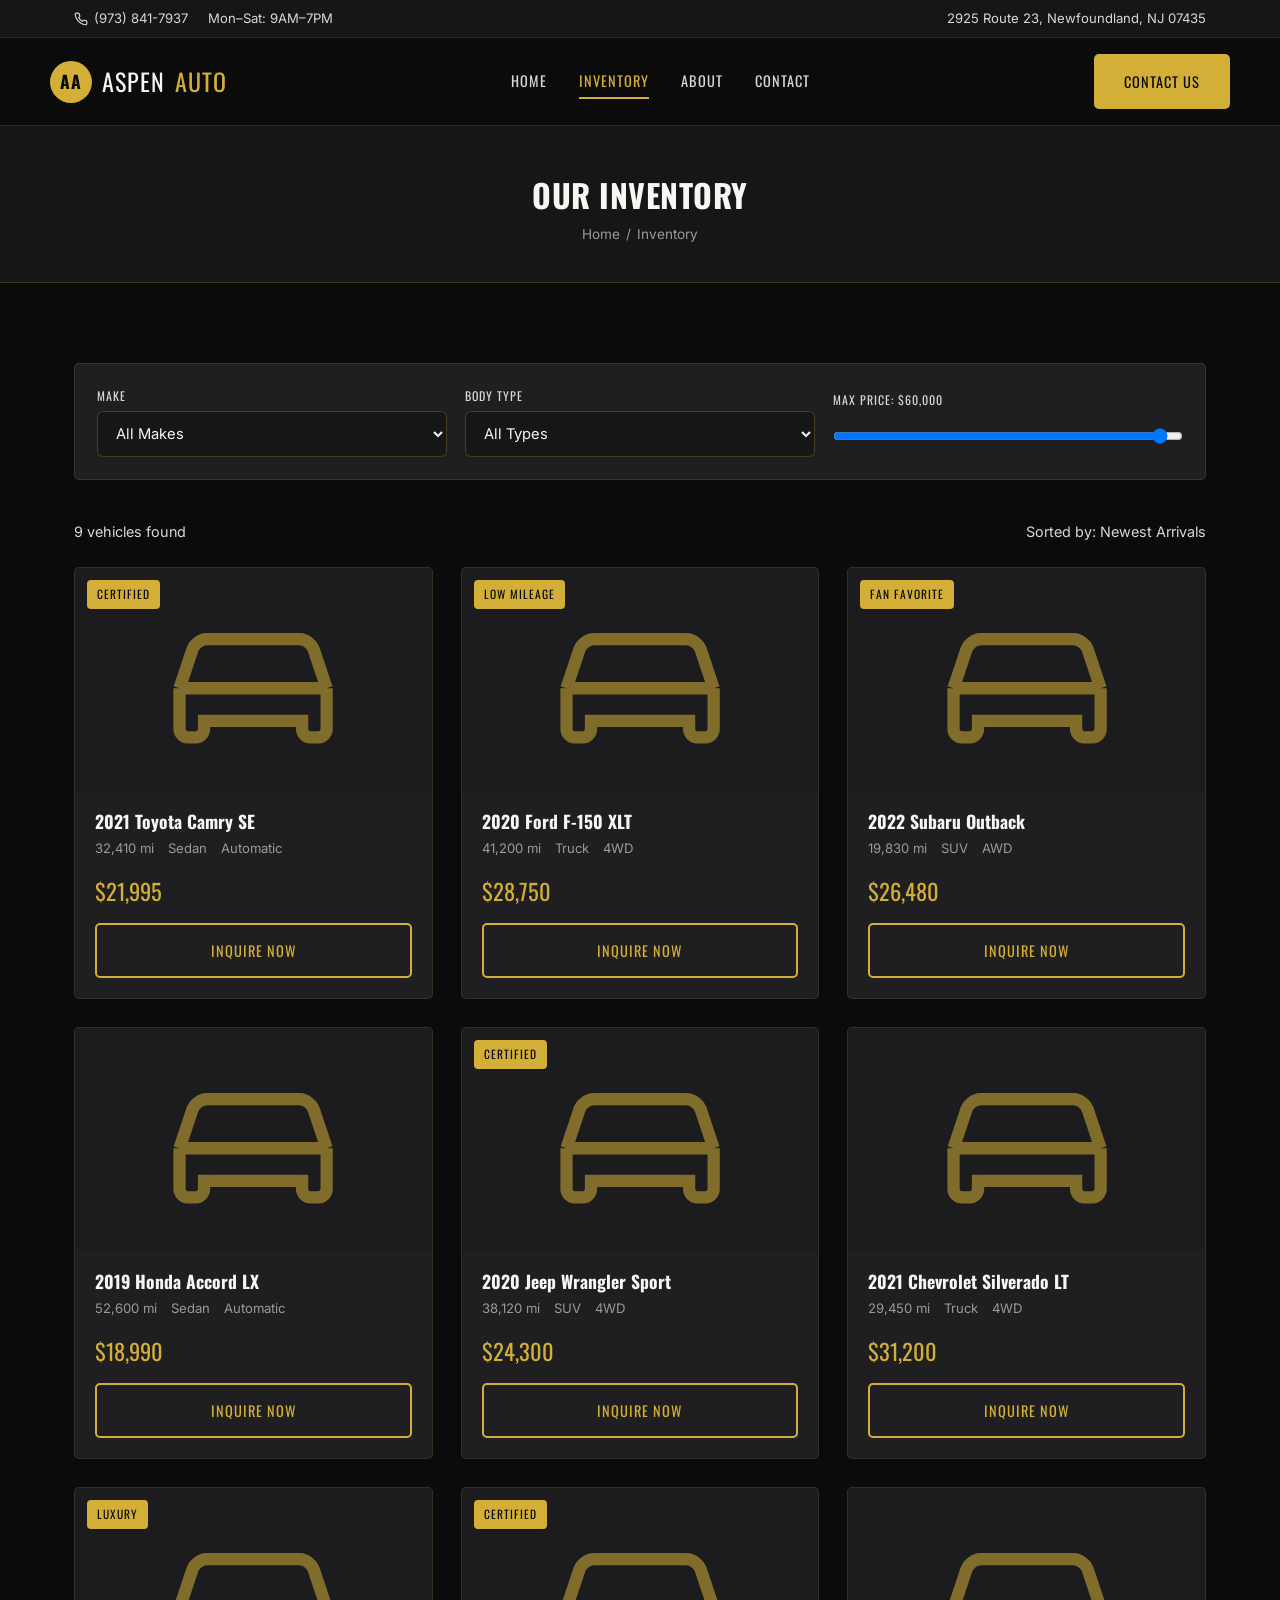
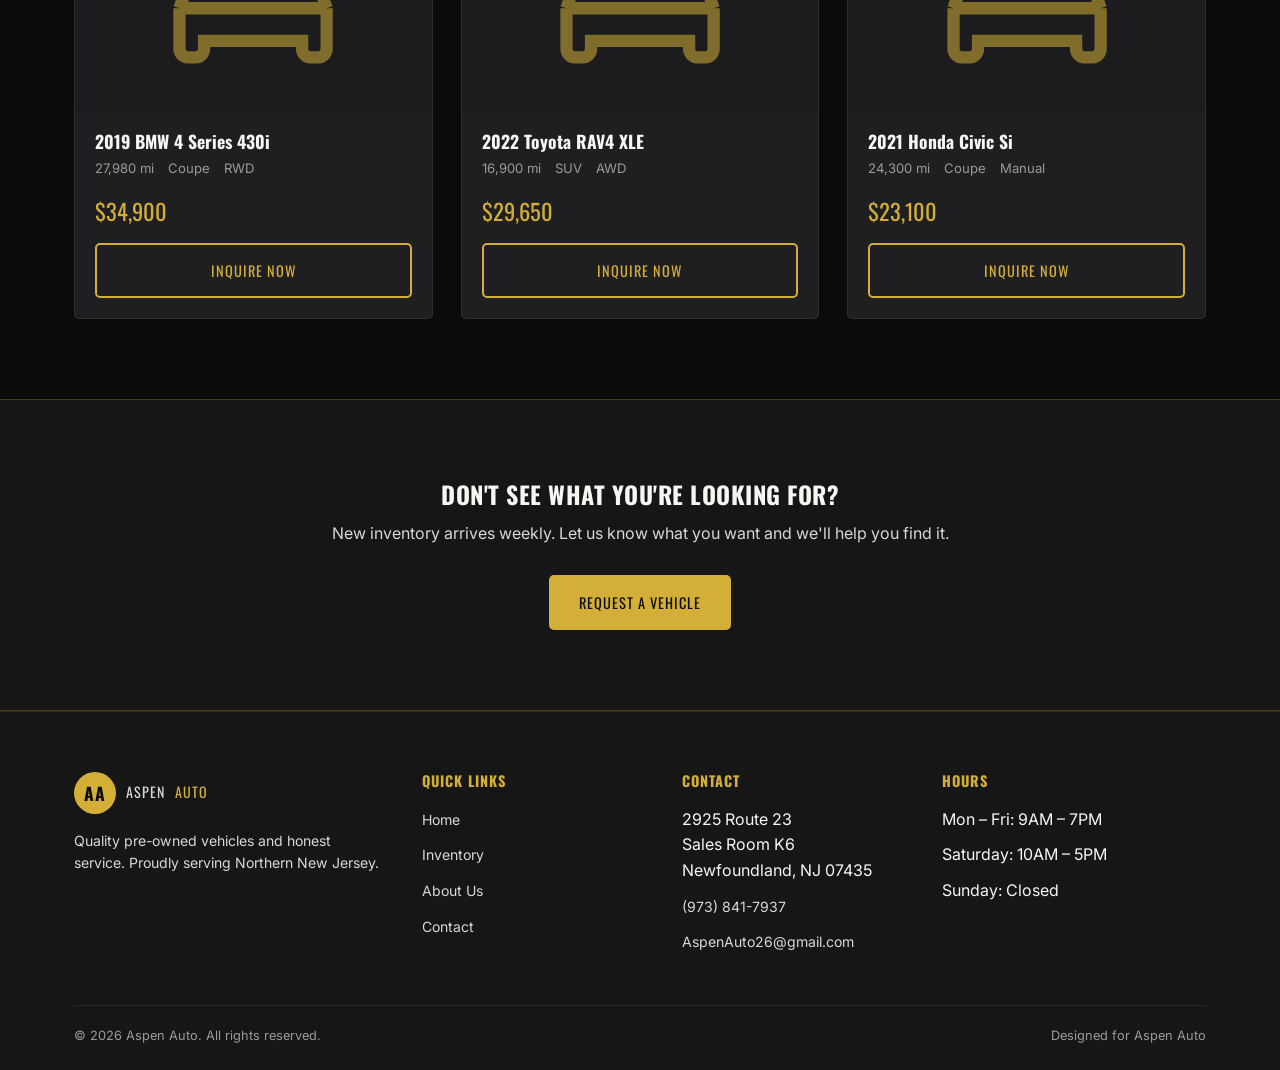
<file: inventory.html>
<!DOCTYPE html>
<html lang="en">
<head>
  <meta charset="UTF-8">
  <meta name="viewport" content="width=device-width, initial-scale=1.0">
  <title>Inventory | Aspen Auto</title>
  <meta name="description" content="Browse Aspen Auto's full inventory of quality pre-owned sedans, SUVs, trucks, and coupes.">
  <link rel="preconnect" href="https://fonts.googleapis.com">
  <link href="https://fonts.googleapis.com/css2?family=Oswald:wght@500;600;700&family=Inter:wght@400;500;600&display=swap" rel="stylesheet">
  <link rel="stylesheet" href="css/style.css">
</head>
<body>

  <header class="site-header">
    <div class="top-bar">
      <div class="container">
        <div class="top-bar-links">
          <a href="tel:19738417937">
            <svg width="14" height="14" viewBox="0 0 24 24" fill="none" stroke="currentColor" stroke-width="2"><path d="M22 16.92v3a2 2 0 0 1-2.18 2 19.79 19.79 0 0 1-8.63-3.07 19.5 19.5 0 0 1-6-6 19.79 19.79 0 0 1-3.07-8.67A2 2 0 0 1 4.11 2h3a2 2 0 0 1 2 1.72c.127.96.361 1.903.7 2.81a2 2 0 0 1-.45 2.11L8.09 9.91a16 16 0 0 0 6 6l1.27-1.27a2 2 0 0 1 2.11-.45c.907.339 1.85.573 2.81.7A2 2 0 0 1 22 16.92z"/></svg>
            (973) 841-7937
          </a>
          <span>Mon–Sat: 9AM–7PM</span>
        </div>
        <div class="top-bar-links">
          <span>2925 Route 23, Newfoundland, NJ 07435</span>
        </div>
      </div>
    </div>

    <nav class="navbar container">
      <a href="index.html" class="logo">
        <span class="mark">AA</span>
        Aspen <span class="accent">Auto</span>
      </a>
      <ul class="nav-links">
        <li><a href="index.html">Home</a></li>
        <li><a href="inventory.html">Inventory</a></li>
        <li><a href="about.html">About</a></li>
        <li><a href="contact.html">Contact</a></li>
      </ul>
      <div class="nav-cta">
        <a href="contact.html" class="btn btn-primary">Contact Us</a>
        <button class="nav-toggle" aria-label="Toggle navigation">
          <span></span><span></span><span></span>
        </button>
      </div>
    </nav>
  </header>

  <div class="page-header">
    <div class="container">
      <h1>Our Inventory</h1>
      <div class="breadcrumb"><a href="index.html">Home</a><span class="sep">/</span>Inventory</div>
    </div>
  </div>

  <main>
    <section>
      <div class="container">

        <div class="filter-bar">
          <div class="filter-field">
            <label for="filter-make">Make</label>
            <select id="filter-make">
              <option value="all">All Makes</option>
              <option value="toyota">Toyota</option>
              <option value="ford">Ford</option>
              <option value="subaru">Subaru</option>
              <option value="honda">Honda</option>
              <option value="jeep">Jeep</option>
              <option value="chevrolet">Chevrolet</option>
              <option value="bmw">BMW</option>
            </select>
          </div>
          <div class="filter-field">
            <label for="filter-type">Body Type</label>
            <select id="filter-type">
              <option value="all">All Types</option>
              <option value="sedan">Sedan</option>
              <option value="suv">SUV</option>
              <option value="truck">Truck</option>
              <option value="coupe">Coupe</option>
            </select>
          </div>
          <div class="filter-field">
            <label for="filter-price">Max Price: <span id="price-value">$60,000</span></label>
            <input type="range" id="filter-price" min="10000" max="60000" step="1000" value="60000"
              oninput="document.getElementById('price-value').textContent = '$' + Number(this.value).toLocaleString()">
          </div>
        </div>

        <div class="results-meta">
          <span id="results-count">9 vehicles found</span>
          <span>Sorted by: Newest Arrivals</span>
        </div>

        <div class="grid grid-3" id="inventory-grid">

          <div class="card" data-vehicle data-make="toyota" data-type="sedan" data-price="21995">
            <div class="vehicle-photo">
              <span class="badge">Certified</span>
              <svg viewBox="0 0 24 24" fill="none" stroke="currentColor" stroke-width="1.5"><path d="M3 13l1.5-4.5A2 2 0 0 1 6.4 7h11.2a2 2 0 0 1 1.9 1.5L21 13M3 13v5a1 1 0 0 0 1 1h1a1 1 0 0 0 1-1v-1h12v1a1 1 0 0 0 1 1h1a1 1 0 0 0 1-1v-5M3 13h18M6.5 16.5h.01M17.5 16.5h.01"/></svg>
            </div>
            <div class="vehicle-info">
              <h3>2021 Toyota Camry SE</h3>
              <div class="vehicle-meta"><span>32,410 mi</span><span>Sedan</span><span>Automatic</span></div>
              <div class="vehicle-price">$21,995</div>
              <a href="contact.html" class="btn btn-outline btn-block">Inquire Now</a>
            </div>
          </div>

          <div class="card" data-vehicle data-make="ford" data-type="truck" data-price="28750">
            <div class="vehicle-photo">
              <span class="badge">Low Mileage</span>
              <svg viewBox="0 0 24 24" fill="none" stroke="currentColor" stroke-width="1.5"><path d="M3 13l1.5-4.5A2 2 0 0 1 6.4 7h11.2a2 2 0 0 1 1.9 1.5L21 13M3 13v5a1 1 0 0 0 1 1h1a1 1 0 0 0 1-1v-1h12v1a1 1 0 0 0 1 1h1a1 1 0 0 0 1-1v-5M3 13h18M6.5 16.5h.01M17.5 16.5h.01"/></svg>
            </div>
            <div class="vehicle-info">
              <h3>2020 Ford F-150 XLT</h3>
              <div class="vehicle-meta"><span>41,200 mi</span><span>Truck</span><span>4WD</span></div>
              <div class="vehicle-price">$28,750</div>
              <a href="contact.html" class="btn btn-outline btn-block">Inquire Now</a>
            </div>
          </div>

          <div class="card" data-vehicle data-make="subaru" data-type="suv" data-price="26480">
            <div class="vehicle-photo">
              <span class="badge">Fan Favorite</span>
              <svg viewBox="0 0 24 24" fill="none" stroke="currentColor" stroke-width="1.5"><path d="M3 13l1.5-4.5A2 2 0 0 1 6.4 7h11.2a2 2 0 0 1 1.9 1.5L21 13M3 13v5a1 1 0 0 0 1 1h1a1 1 0 0 0 1-1v-1h12v1a1 1 0 0 0 1 1h1a1 1 0 0 0 1-1v-5M3 13h18M6.5 16.5h.01M17.5 16.5h.01"/></svg>
            </div>
            <div class="vehicle-info">
              <h3>2022 Subaru Outback</h3>
              <div class="vehicle-meta"><span>19,830 mi</span><span>SUV</span><span>AWD</span></div>
              <div class="vehicle-price">$26,480</div>
              <a href="contact.html" class="btn btn-outline btn-block">Inquire Now</a>
            </div>
          </div>

          <div class="card" data-vehicle data-make="honda" data-type="sedan" data-price="18990">
            <div class="vehicle-photo">
              <svg viewBox="0 0 24 24" fill="none" stroke="currentColor" stroke-width="1.5"><path d="M3 13l1.5-4.5A2 2 0 0 1 6.4 7h11.2a2 2 0 0 1 1.9 1.5L21 13M3 13v5a1 1 0 0 0 1 1h1a1 1 0 0 0 1-1v-1h12v1a1 1 0 0 0 1 1h1a1 1 0 0 0 1-1v-5M3 13h18M6.5 16.5h.01M17.5 16.5h.01"/></svg>
            </div>
            <div class="vehicle-info">
              <h3>2019 Honda Accord LX</h3>
              <div class="vehicle-meta"><span>52,600 mi</span><span>Sedan</span><span>Automatic</span></div>
              <div class="vehicle-price">$18,990</div>
              <a href="contact.html" class="btn btn-outline btn-block">Inquire Now</a>
            </div>
          </div>

          <div class="card" data-vehicle data-make="jeep" data-type="suv" data-price="24300">
            <div class="vehicle-photo">
              <span class="badge">Certified</span>
              <svg viewBox="0 0 24 24" fill="none" stroke="currentColor" stroke-width="1.5"><path d="M3 13l1.5-4.5A2 2 0 0 1 6.4 7h11.2a2 2 0 0 1 1.9 1.5L21 13M3 13v5a1 1 0 0 0 1 1h1a1 1 0 0 0 1-1v-1h12v1a1 1 0 0 0 1 1h1a1 1 0 0 0 1-1v-5M3 13h18M6.5 16.5h.01M17.5 16.5h.01"/></svg>
            </div>
            <div class="vehicle-info">
              <h3>2020 Jeep Wrangler Sport</h3>
              <div class="vehicle-meta"><span>38,120 mi</span><span>SUV</span><span>4WD</span></div>
              <div class="vehicle-price">$24,300</div>
              <a href="contact.html" class="btn btn-outline btn-block">Inquire Now</a>
            </div>
          </div>

          <div class="card" data-vehicle data-make="chevrolet" data-type="truck" data-price="31200">
            <div class="vehicle-photo">
              <svg viewBox="0 0 24 24" fill="none" stroke="currentColor" stroke-width="1.5"><path d="M3 13l1.5-4.5A2 2 0 0 1 6.4 7h11.2a2 2 0 0 1 1.9 1.5L21 13M3 13v5a1 1 0 0 0 1 1h1a1 1 0 0 0 1-1v-1h12v1a1 1 0 0 0 1 1h1a1 1 0 0 0 1-1v-5M3 13h18M6.5 16.5h.01M17.5 16.5h.01"/></svg>
            </div>
            <div class="vehicle-info">
              <h3>2021 Chevrolet Silverado LT</h3>
              <div class="vehicle-meta"><span>29,450 mi</span><span>Truck</span><span>4WD</span></div>
              <div class="vehicle-price">$31,200</div>
              <a href="contact.html" class="btn btn-outline btn-block">Inquire Now</a>
            </div>
          </div>

          <div class="card" data-vehicle data-make="bmw" data-type="coupe" data-price="34900">
            <div class="vehicle-photo">
              <span class="badge">Luxury</span>
              <svg viewBox="0 0 24 24" fill="none" stroke="currentColor" stroke-width="1.5"><path d="M3 13l1.5-4.5A2 2 0 0 1 6.4 7h11.2a2 2 0 0 1 1.9 1.5L21 13M3 13v5a1 1 0 0 0 1 1h1a1 1 0 0 0 1-1v-1h12v1a1 1 0 0 0 1 1h1a1 1 0 0 0 1-1v-5M3 13h18M6.5 16.5h.01M17.5 16.5h.01"/></svg>
            </div>
            <div class="vehicle-info">
              <h3>2019 BMW 4 Series 430i</h3>
              <div class="vehicle-meta"><span>27,980 mi</span><span>Coupe</span><span>RWD</span></div>
              <div class="vehicle-price">$34,900</div>
              <a href="contact.html" class="btn btn-outline btn-block">Inquire Now</a>
            </div>
          </div>

          <div class="card" data-vehicle data-make="toyota" data-type="suv" data-price="29650">
            <div class="vehicle-photo">
              <span class="badge">Certified</span>
              <svg viewBox="0 0 24 24" fill="none" stroke="currentColor" stroke-width="1.5"><path d="M3 13l1.5-4.5A2 2 0 0 1 6.4 7h11.2a2 2 0 0 1 1.9 1.5L21 13M3 13v5a1 1 0 0 0 1 1h1a1 1 0 0 0 1-1v-1h12v1a1 1 0 0 0 1 1h1a1 1 0 0 0 1-1v-5M3 13h18M6.5 16.5h.01M17.5 16.5h.01"/></svg>
            </div>
            <div class="vehicle-info">
              <h3>2022 Toyota RAV4 XLE</h3>
              <div class="vehicle-meta"><span>16,900 mi</span><span>SUV</span><span>AWD</span></div>
              <div class="vehicle-price">$29,650</div>
              <a href="contact.html" class="btn btn-outline btn-block">Inquire Now</a>
            </div>
          </div>

          <div class="card" data-vehicle data-make="honda" data-type="coupe" data-price="23100">
            <div class="vehicle-photo">
              <svg viewBox="0 0 24 24" fill="none" stroke="currentColor" stroke-width="1.5"><path d="M3 13l1.5-4.5A2 2 0 0 1 6.4 7h11.2a2 2 0 0 1 1.9 1.5L21 13M3 13v5a1 1 0 0 0 1 1h1a1 1 0 0 0 1-1v-1h12v1a1 1 0 0 0 1 1h1a1 1 0 0 0 1-1v-5M3 13h18M6.5 16.5h.01M17.5 16.5h.01"/></svg>
            </div>
            <div class="vehicle-info">
              <h3>2021 Honda Civic Si</h3>
              <div class="vehicle-meta"><span>24,300 mi</span><span>Coupe</span><span>Manual</span></div>
              <div class="vehicle-price">$23,100</div>
              <a href="contact.html" class="btn btn-outline btn-block">Inquire Now</a>
            </div>
          </div>

        </div>

        <div class="no-results" id="no-results">
          <h3 style="text-transform:none; margin-bottom:10px;">No vehicles match your filters</h3>
          <p>Try adjusting your search or <a href="contact.html" style="color:var(--gold);">contact us</a> &mdash; we may have something arriving soon.</p>
        </div>

      </div>
    </section>

    <section class="cta-banner">
      <div class="container">
        <h2>Don't See What You're Looking For?</h2>
        <p>New inventory arrives weekly. Let us know what you want and we'll help you find it.</p>
        <div class="cta-actions">
          <a href="contact.html" class="btn btn-primary">Request a Vehicle</a>
        </div>
      </div>
    </section>
  </main>

  <footer class="site-footer">
    <div class="container">
      <div class="footer-grid">
        <div class="footer-col">
          <a href="index.html" class="logo" style="margin-bottom:16px;">
            <span class="mark">AA</span> Aspen <span class="accent">Auto</span>
          </a>
          <p>Quality pre-owned vehicles and honest service. Proudly serving Northern New Jersey.</p>
        </div>
        <div class="footer-col">
          <h4>Quick Links</h4>
          <ul>
            <li><a href="index.html">Home</a></li>
            <li><a href="inventory.html">Inventory</a></li>
            <li><a href="about.html">About Us</a></li>
            <li><a href="contact.html">Contact</a></li>
          </ul>
        </div>
        <div class="footer-col">
          <h4>Contact</h4>
          <ul>
            <li>2925 Route 23<br>Sales Room K6<br>Newfoundland, NJ 07435</li>
            <li><a href="tel:19738417937">(973) 841-7937</a></li>
            <li><a href="mailto:AspenAuto26@gmail.com">AspenAuto26@gmail.com</a></li>
          </ul>
        </div>
        <div class="footer-col">
          <h4>Hours</h4>
          <ul>
            <li>Mon &ndash; Fri: 9AM &ndash; 7PM</li>
            <li>Saturday: 10AM &ndash; 5PM</li>
            <li>Sunday: Closed</li>
          </ul>
        </div>
      </div>
      <div class="footer-bottom">
        <span>&copy; <span id="year"></span> Aspen Auto. All rights reserved.</span>
        <span>Designed for Aspen Auto</span>
      </div>
    </div>
  </footer>

  <script src="js/main.js"></script>
</body>
</html>
</file>
<file: css/style.css>
/* ===== Aspen Auto — Global Styles ===== */

:root {
  --black: #0b0b0c;
  --black-soft: #161616;
  --charcoal: #1f1f21;
  --gold: #d4af37;
  --gold-light: #f2d879;
  --gold-dark: #a9862c;
  --white: #f7f6f3;
  --gray: #9a9a9a;
  --gray-light: #d8d8d8;
  --success: #3fae5c;
  --danger: #d9534f;
  --radius: 5px;
  --shadow: 0 3px 10px rgba(0, 0, 0, 0.4);
  --max-width: 1180px;
  --font-heading: 'Oswald', 'Arial Narrow', sans-serif;
  --font-body: 'Inter', 'Segoe UI', Arial, sans-serif;
}

* { box-sizing: border-box; margin: 0; padding: 0; }

html { scroll-behavior: smooth; }

body {
  font-family: var(--font-body);
  background: var(--black);
  color: var(--white);
  line-height: 1.6;
  overflow-x: hidden;
}

img { max-width: 100%; display: block; }

a { color: inherit; text-decoration: none; }

ul { list-style: none; }

.container {
  width: 100%;
  max-width: var(--max-width);
  margin: 0 auto;
  padding: 0 24px;
}

h1, h2, h3, h4 {
  font-family: var(--font-heading);
  text-transform: uppercase;
  letter-spacing: 0.5px;
  line-height: 1.2;
}

.section-label {
  color: var(--gold);
  font-family: var(--font-heading);
  letter-spacing: 3px;
  text-transform: uppercase;
  font-size: 0.85rem;
  display: block;
  margin-bottom: 8px;
}

.section-heading {
  font-size: clamp(1.8rem, 3.5vw, 2.6rem);
  margin-bottom: 16px;
}

.section-sub {
  color: var(--gray-light);
  max-width: 640px;
  margin-bottom: 40px;
}

.section-header {
  text-align: center;
  margin: 0 auto 40px;
}

.section-header .section-sub { margin-left: auto; margin-right: auto; }

section { padding: 80px 0; }

.bg-alt { background: var(--black-soft); }

/* ===== Buttons ===== */

.btn {
  display: inline-flex;
  align-items: center;
  justify-content: center;
  gap: 8px;
  padding: 14px 28px;
  border-radius: var(--radius);
  font-family: var(--font-heading);
  font-size: 0.9rem;
  letter-spacing: 1px;
  text-transform: uppercase;
  border: 2px solid transparent;
  cursor: pointer;
  transition: all 0.25s ease;
}

.btn-primary {
  background: var(--gold);
  color: var(--black);
}
.btn-primary:hover {
  background: var(--gold-dark);
}

.btn-outline {
  background: transparent;
  border-color: var(--gold);
  color: var(--gold);
}
.btn-outline:hover {
  background: var(--gold);
  color: var(--black);
}

.btn-block { width: 100%; }

/* ===== Header / Nav ===== */

.site-header {
  position: sticky;
  top: 0;
  z-index: 100;
  background: var(--black);
  border-bottom: 1px solid rgba(212, 175, 55, 0.2);
}

.top-bar {
  background: var(--black-soft);
  font-size: 0.82rem;
  color: var(--gray-light);
  border-bottom: 1px solid rgba(212, 175, 55, 0.12);
}

.top-bar .container {
  display: flex;
  justify-content: space-between;
  align-items: center;
  padding-top: 8px;
  padding-bottom: 8px;
  flex-wrap: wrap;
  gap: 8px;
}

.top-bar a:hover { color: var(--gold); }

.top-bar-links { display: flex; gap: 20px; }
.top-bar-links span, .top-bar-links a { display: inline-flex; align-items: center; gap: 6px; }

.navbar {
  display: flex;
  align-items: center;
  justify-content: space-between;
  padding: 16px 0;
}

.logo {
  display: flex;
  align-items: center;
  gap: 10px;
  font-family: var(--font-heading);
  font-size: 1.5rem;
  letter-spacing: 1px;
  text-transform: uppercase;
  color: var(--white);
}

.logo .mark {
  width: 42px;
  height: 42px;
  border-radius: 50%;
  background: var(--gold);
  display: flex;
  align-items: center;
  justify-content: center;
  color: var(--black);
  font-weight: 700;
  font-size: 1.1rem;
}

.logo span.accent { color: var(--gold); }

.nav-links {
  display: flex;
  align-items: center;
  gap: 32px;
}

.nav-links a {
  font-family: var(--font-heading);
  font-size: 0.9rem;
  letter-spacing: 1px;
  text-transform: uppercase;
  color: var(--gray-light);
  position: relative;
  padding: 4px 0;
}

.nav-links a::after {
  content: '';
  position: absolute;
  left: 0;
  bottom: -4px;
  height: 2px;
  width: 0;
  background: var(--gold);
  transition: width 0.25s ease;
}

.nav-links a:hover,
.nav-links a.active {
  color: var(--gold);
}

.nav-links a:hover::after,
.nav-links a.active::after {
  width: 100%;
}

.nav-cta { display: flex; align-items: center; gap: 16px; }

.nav-toggle {
  display: none;
  flex-direction: column;
  gap: 5px;
  background: none;
  border: none;
  cursor: pointer;
  padding: 6px;
}

.nav-toggle span {
  width: 26px;
  height: 2px;
  background: var(--gold);
  display: block;
  transition: 0.25s ease;
}

/* ===== Hero ===== */

.hero {
  position: relative;
  min-height: 70vh;
  display: flex;
  align-items: center;
  background: var(--black-soft);
  border-bottom: 1px solid rgba(212,175,55,0.15);
}

.hero .container {
  position: relative;
  z-index: 2;
  display: grid;
  grid-template-columns: 1.1fr 0.9fr;
  gap: 40px;
  align-items: center;
}

.hero-eyebrow {
  color: var(--gold);
  font-family: var(--font-heading);
  letter-spacing: 3px;
  text-transform: uppercase;
  font-size: 0.9rem;
  margin-bottom: 18px;
  display: inline-block;
}

.hero h1 {
  font-size: clamp(2.4rem, 5vw, 3.8rem);
  margin-bottom: 20px;
}

.hero h1 .accent { color: var(--gold); }

.hero p {
  color: var(--gray-light);
  font-size: 1.05rem;
  max-width: 520px;
  margin-bottom: 32px;
}

.hero-actions { display: flex; gap: 16px; flex-wrap: wrap; margin-bottom: 40px; }

.hero-stats {
  display: flex;
  gap: 40px;
  flex-wrap: wrap;
}

.hero-stats div { display: flex; flex-direction: column; }

.hero-stats strong {
  font-family: var(--font-heading);
  font-size: 2rem;
  color: var(--gold);
}

.hero-stats span { color: var(--gray-light); font-size: 0.85rem; text-transform: uppercase; letter-spacing: 1px; }

.hero-visual {
  position: relative;
  aspect-ratio: 4 / 3;
  border-radius: var(--radius);
  border: 1px solid rgba(212,175,55,0.35);
  background: var(--charcoal);
  display: flex;
  align-items: center;
  justify-content: center;
}

.hero-visual svg { width: 65%; color: var(--gold); }

/* ===== Trust strip ===== */

.trust-strip {
  border-top: 1px solid rgba(212,175,55,0.15);
  border-bottom: 1px solid rgba(212,175,55,0.15);
  padding: 28px 0;
  background: var(--black-soft);
}

.trust-strip .container {
  display: flex;
  justify-content: space-between;
  flex-wrap: wrap;
  gap: 20px;
}

.trust-item {
  display: flex;
  align-items: center;
  gap: 12px;
  color: var(--gray-light);
  font-family: var(--font-heading);
  letter-spacing: 0.5px;
  text-transform: uppercase;
  font-size: 0.85rem;
}

.trust-item svg { width: 22px; height: 22px; color: var(--gold); flex-shrink: 0; }

/* ===== Cards / Grid ===== */

.grid {
  display: grid;
  gap: 28px;
}

.grid-3 { grid-template-columns: repeat(3, 1fr); }
.grid-4 { grid-template-columns: repeat(4, 1fr); }

.card {
  background: var(--charcoal);
  border-radius: var(--radius);
  overflow: hidden;
  border: 1px solid rgba(212,175,55,0.12);
  transition: border-color 0.2s ease;
}

.card:hover {
  border-color: rgba(212,175,55,0.4);
}

/* Vehicle card */

.vehicle-photo {
  aspect-ratio: 16 / 10;
  background: #1c1c1e;
  display: flex;
  align-items: center;
  justify-content: center;
  position: relative;
}

.vehicle-photo svg { width: 55%; color: rgba(212, 175, 55, 0.55); }

.badge {
  position: absolute;
  top: 12px;
  left: 12px;
  background: var(--gold);
  color: var(--black);
  font-family: var(--font-heading);
  font-size: 0.72rem;
  letter-spacing: 1px;
  text-transform: uppercase;
  padding: 5px 10px;
  border-radius: 4px;
}

.vehicle-info { padding: 20px; }

.vehicle-info h3 {
  font-size: 1.1rem;
  margin-bottom: 6px;
  text-transform: none;
  letter-spacing: 0;
}

.vehicle-meta {
  display: flex;
  gap: 14px;
  flex-wrap: wrap;
  color: var(--gray);
  font-size: 0.82rem;
  margin-bottom: 14px;
}

.vehicle-price {
  font-family: var(--font-heading);
  color: var(--gold);
  font-size: 1.4rem;
  margin-bottom: 14px;
}

.vehicle-price span {
  color: var(--gray);
  font-size: 0.75rem;
  font-family: var(--font-body);
  text-transform: none;
  letter-spacing: 0;
}

/* Feature card */

.feature-card {
  text-align: center;
  padding: 32px 24px;
}

.feature-icon {
  width: 64px;
  height: 64px;
  margin: 0 auto 18px;
  border-radius: 50%;
  background: rgba(212, 175, 55, 0.1);
  border: 1px solid rgba(212, 175, 55, 0.35);
  display: flex;
  align-items: center;
  justify-content: center;
}

.feature-icon svg { width: 28px; height: 28px; color: var(--gold); }

.feature-card h3 { font-size: 1.05rem; margin-bottom: 10px; }
.feature-card p { color: var(--gray-light); font-size: 0.92rem; }

/* Testimonials */

.testimonial-card { padding: 28px; }
.stars { color: var(--gold); margin-bottom: 14px; letter-spacing: 2px; }
.testimonial-card p.quote { color: var(--gray-light); margin-bottom: 18px; font-style: italic; }
.testimonial-author { display: flex; align-items: center; gap: 12px; }
.author-avatar {
  width: 42px; height: 42px; border-radius: 50%;
  background: var(--gold);
  display: flex; align-items: center; justify-content: center;
  color: var(--black); font-family: var(--font-heading); font-weight: 700;
}
.author-name { font-weight: 600; font-size: 0.92rem; }
.author-role { color: var(--gray); font-size: 0.8rem; }

/* ===== CTA banner ===== */

.cta-banner {
  background: var(--black-soft);
  border-top: 1px solid rgba(212,175,55,0.25);
  border-bottom: 1px solid rgba(212,175,55,0.25);
  text-align: center;
}

.cta-banner h2 { margin-bottom: 12px; }
.cta-banner p { color: var(--gray-light); margin-bottom: 28px; }
.cta-actions { display: flex; justify-content: center; gap: 16px; flex-wrap: wrap; }

/* ===== Page header (interior pages) ===== */

.page-header {
  padding: 50px 0 36px;
  background: var(--black-soft);
  border-bottom: 1px solid rgba(212,175,55,0.2);
  text-align: center;
}

.breadcrumb { color: var(--gray); font-size: 0.85rem; margin-top: 10px; }
.breadcrumb a:hover { color: var(--gold); }
.breadcrumb .sep { margin: 0 6px; }

/* ===== Filter bar (inventory) ===== */

.filter-bar {
  background: var(--charcoal);
  border: 1px solid rgba(212,175,55,0.15);
  border-radius: var(--radius);
  padding: 22px;
  display: flex;
  gap: 18px;
  flex-wrap: wrap;
  align-items: flex-end;
  margin-bottom: 40px;
}

.filter-field { display: flex; flex-direction: column; gap: 6px; flex: 1; min-width: 160px; }
.filter-field label {
  font-family: var(--font-heading);
  font-size: 0.75rem;
  letter-spacing: 1px;
  text-transform: uppercase;
  color: var(--gray-light);
}

select, input, textarea {
  background: var(--black-soft);
  border: 1px solid rgba(212,175,55,0.25);
  color: var(--white);
  padding: 12px 14px;
  border-radius: 6px;
  font-family: var(--font-body);
  font-size: 0.92rem;
}

select:focus, input:focus, textarea:focus {
  outline: none;
  border-color: var(--gold);
}

.results-meta {
  display: flex;
  justify-content: space-between;
  align-items: center;
  margin-bottom: 24px;
  color: var(--gray-light);
  font-size: 0.9rem;
  flex-wrap: wrap;
  gap: 10px;
}

.no-results {
  text-align: center;
  padding: 60px 20px;
  color: var(--gray);
  display: none;
}

/* ===== About page ===== */

.about-grid {
  display: grid;
  grid-template-columns: 1fr 1fr;
  gap: 48px;
  align-items: center;
}

.about-visual {
  aspect-ratio: 4/3;
  background: var(--charcoal);
  border: 1px solid rgba(212,175,55,0.25);
  border-radius: var(--radius);
  display: flex;
  align-items: center;
  justify-content: center;
}

.about-visual svg { width: 45%; color: var(--gold); }

.value-list { display: flex; flex-direction: column; gap: 18px; margin-top: 24px; }
.value-item { display: flex; gap: 16px; align-items: flex-start; }
.value-item svg { width: 24px; height: 24px; color: var(--gold); flex-shrink: 0; margin-top: 3px; }
.value-item h4 { font-size: 1rem; margin-bottom: 4px; text-transform: none; }
.value-item p { color: var(--gray-light); font-size: 0.92rem; }

.team-grid { margin-top: 20px; }
.team-card { padding: 26px; text-align: center; }
.team-avatar {
  width: 84px; height: 84px; border-radius: 50%; margin: 0 auto 16px;
  background: var(--gold);
  display: flex; align-items: center; justify-content: center;
  color: var(--black); font-family: var(--font-heading); font-size: 1.6rem; font-weight: 700;
}
.team-card h3 { font-size: 1rem; margin-bottom: 4px; text-transform: none; }
.team-role { color: var(--gold); font-size: 0.82rem; text-transform: uppercase; letter-spacing: 1px; margin-bottom: 10px; }
.team-card p { color: var(--gray-light); font-size: 0.88rem; }

/* ===== Contact page ===== */

.contact-grid {
  display: grid;
  grid-template-columns: 0.9fr 1.1fr;
  gap: 48px;
}

.contact-info-card {
  background: var(--charcoal);
  border: 1px solid rgba(212,175,55,0.15);
  border-radius: var(--radius);
  padding: 32px;
}

.contact-info-item {
  display: flex;
  gap: 16px;
  align-items: flex-start;
  margin-bottom: 26px;
}

.contact-info-item svg { width: 24px; height: 24px; color: var(--gold); flex-shrink: 0; margin-top: 2px; }
.contact-info-item h4 { font-size: 0.95rem; margin-bottom: 4px; text-transform: none; }
.contact-info-item p, .contact-info-item a { color: var(--gray-light); font-size: 0.9rem; }
.contact-info-item a:hover { color: var(--gold); }

.hours-table { width: 100%; margin-top: 8px; font-size: 0.88rem; }
.hours-table tr { border-bottom: 1px solid rgba(255,255,255,0.06); }
.hours-table td { padding: 6px 0; color: var(--gray-light); }
.hours-table td:last-child { text-align: right; color: var(--white); }

.social-row { display: flex; gap: 12px; margin-top: 20px; }
.social-row a {
  width: 38px; height: 38px; border-radius: 50%;
  border: 1px solid rgba(212,175,55,0.35);
  display: flex; align-items: center; justify-content: center;
  transition: 0.2s ease;
}
.social-row a:hover { background: var(--gold); border-color: var(--gold); }
.social-row a:hover svg { color: var(--black); }
.social-row svg { width: 16px; height: 16px; color: var(--gold); }

.contact-form-card {
  background: var(--charcoal);
  border: 1px solid rgba(212,175,55,0.15);
  border-radius: var(--radius);
  padding: 32px;
}

.form-row { display: grid; grid-template-columns: 1fr 1fr; gap: 18px; margin-bottom: 18px; }
.form-field { display: flex; flex-direction: column; gap: 6px; margin-bottom: 18px; }
.form-field label {
  font-family: var(--font-heading);
  font-size: 0.78rem;
  letter-spacing: 1px;
  text-transform: uppercase;
  color: var(--gray-light);
}

.form-status {
  display: none;
  margin-top: 16px;
  padding: 14px 16px;
  border-radius: 8px;
  font-size: 0.9rem;
}
.form-status.success { display: block; background: rgba(63,174,92,0.15); color: #7fdb98; border: 1px solid rgba(63,174,92,0.4); }
.form-status.error { display: block; background: rgba(217,83,79,0.15); color: #ef9490; border: 1px solid rgba(217,83,79,0.4); }

.map-embed {
  margin-top: 40px;
  aspect-ratio: 21/8;
  border-radius: var(--radius);
  overflow: hidden;
  border: 1px solid rgba(212,175,55,0.15);
}
.map-embed iframe { width: 100%; height: 100%; border: 0; filter: grayscale(0.3) invert(0.92) contrast(0.9); }

/* ===== Footer ===== */

.site-footer {
  background: var(--black-soft);
  border-top: 1px solid rgba(212,175,55,0.15);
  padding: 60px 0 24px;
}

.footer-grid {
  display: grid;
  grid-template-columns: 1.4fr 1fr 1fr 1.2fr;
  gap: 40px;
  margin-bottom: 40px;
}

.footer-col h4 {
  color: var(--gold);
  font-size: 0.9rem;
  margin-bottom: 18px;
  letter-spacing: 1px;
}

.footer-col p, .footer-col a { color: var(--gray-light); font-size: 0.88rem; }
.footer-col ul li { margin-bottom: 10px; }
.footer-col a:hover { color: var(--gold); }

.footer-bottom {
  border-top: 1px solid rgba(255,255,255,0.08);
  padding-top: 20px;
  display: flex;
  justify-content: space-between;
  flex-wrap: wrap;
  gap: 10px;
  color: var(--gray);
  font-size: 0.8rem;
}

/* ===== Responsive ===== */

@media (max-width: 960px) {
  .hero .container { grid-template-columns: 1fr; }
  .hero-visual { order: -1; max-width: 420px; margin: 0 auto; }
  .about-grid { grid-template-columns: 1fr; }
  .contact-grid { grid-template-columns: 1fr; }
  .footer-grid { grid-template-columns: 1fr 1fr; }
  .grid-3 { grid-template-columns: repeat(2, 1fr); }
  .grid-4 { grid-template-columns: repeat(2, 1fr); }
}

@media (max-width: 720px) {
  .nav-links, .nav-cta .btn { display: none; }
  .nav-toggle { display: flex; }
  .top-bar-links { gap: 12px; }
  .form-row { grid-template-columns: 1fr; }
  .grid-3, .grid-4 { grid-template-columns: 1fr; }
  .hero-stats { gap: 24px; }
  .footer-grid { grid-template-columns: 1fr; gap: 28px; }

  .navbar.open .nav-links {
    display: flex;
    position: absolute;
    top: 100%;
    left: 0;
    right: 0;
    background: var(--black-soft);
    flex-direction: column;
    padding: 20px 24px;
    border-bottom: 1px solid rgba(212,175,55,0.2);
    gap: 18px;
  }
}
</file>
